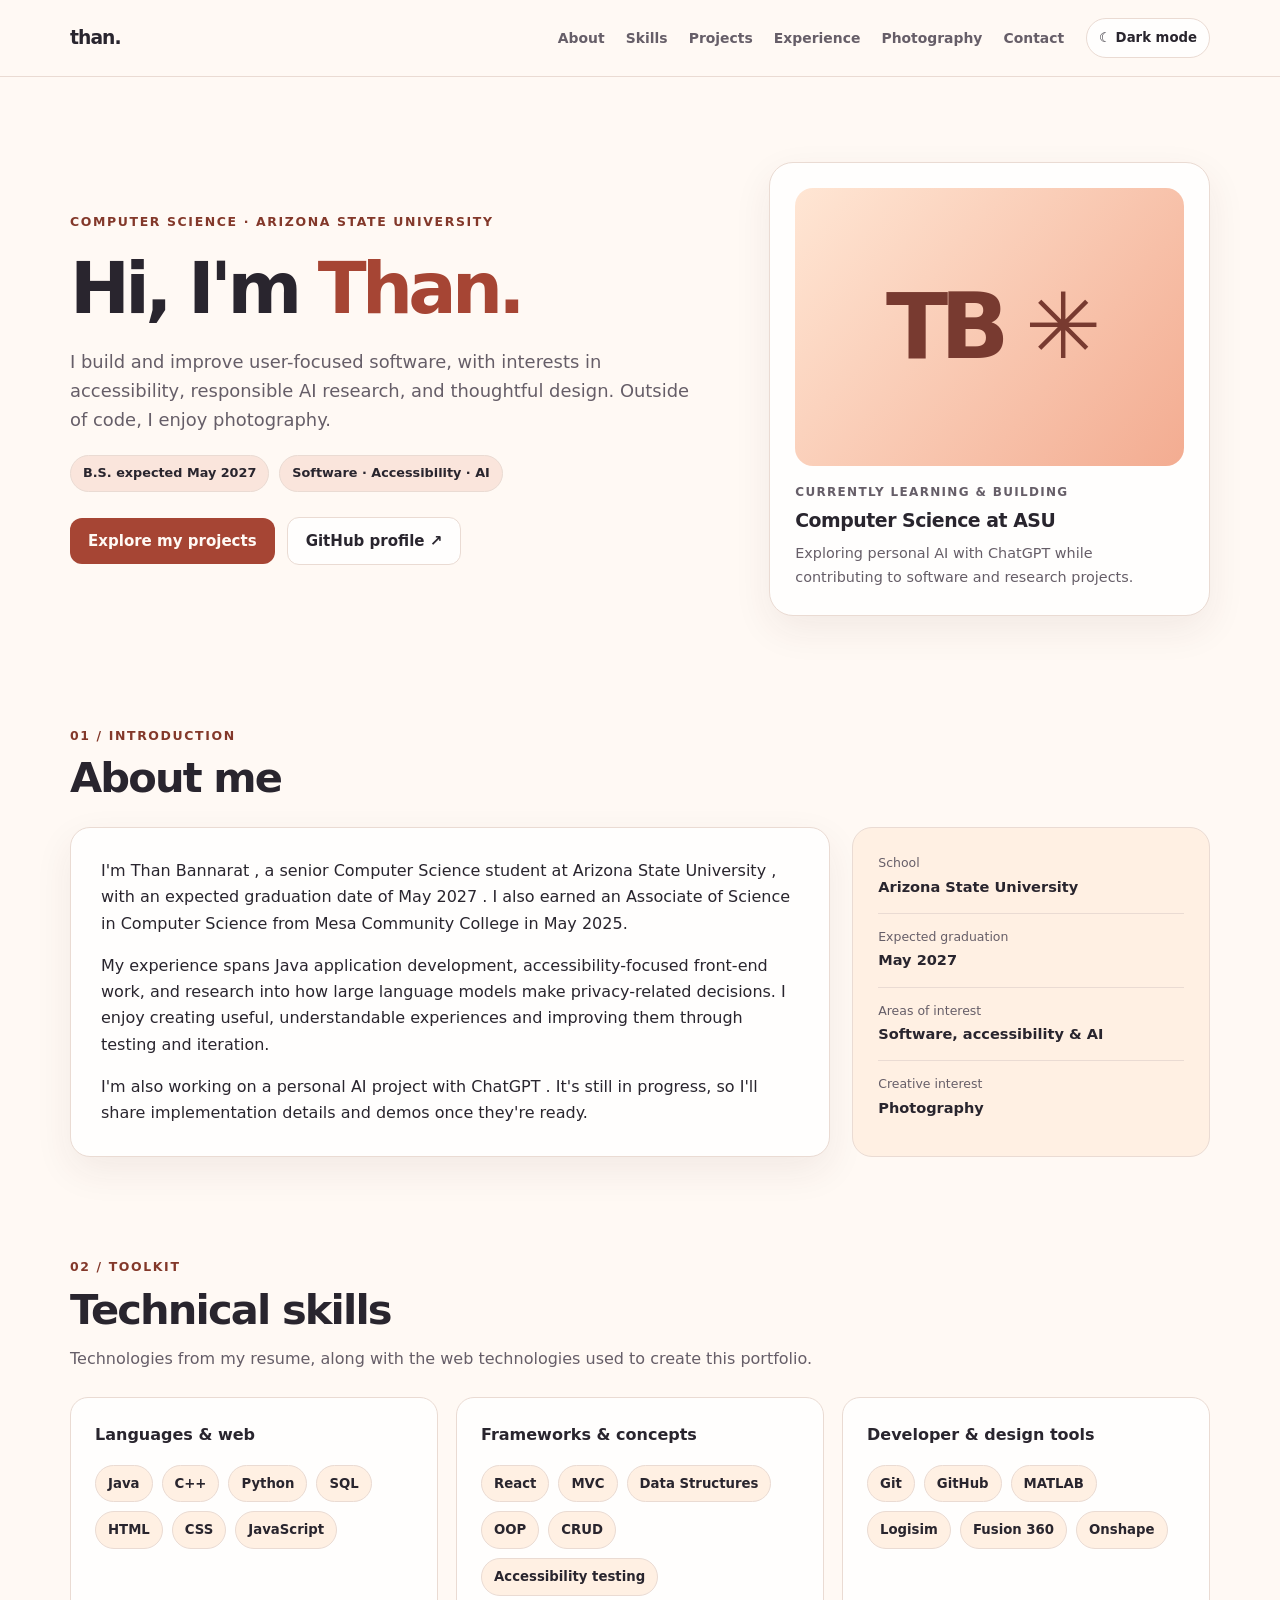
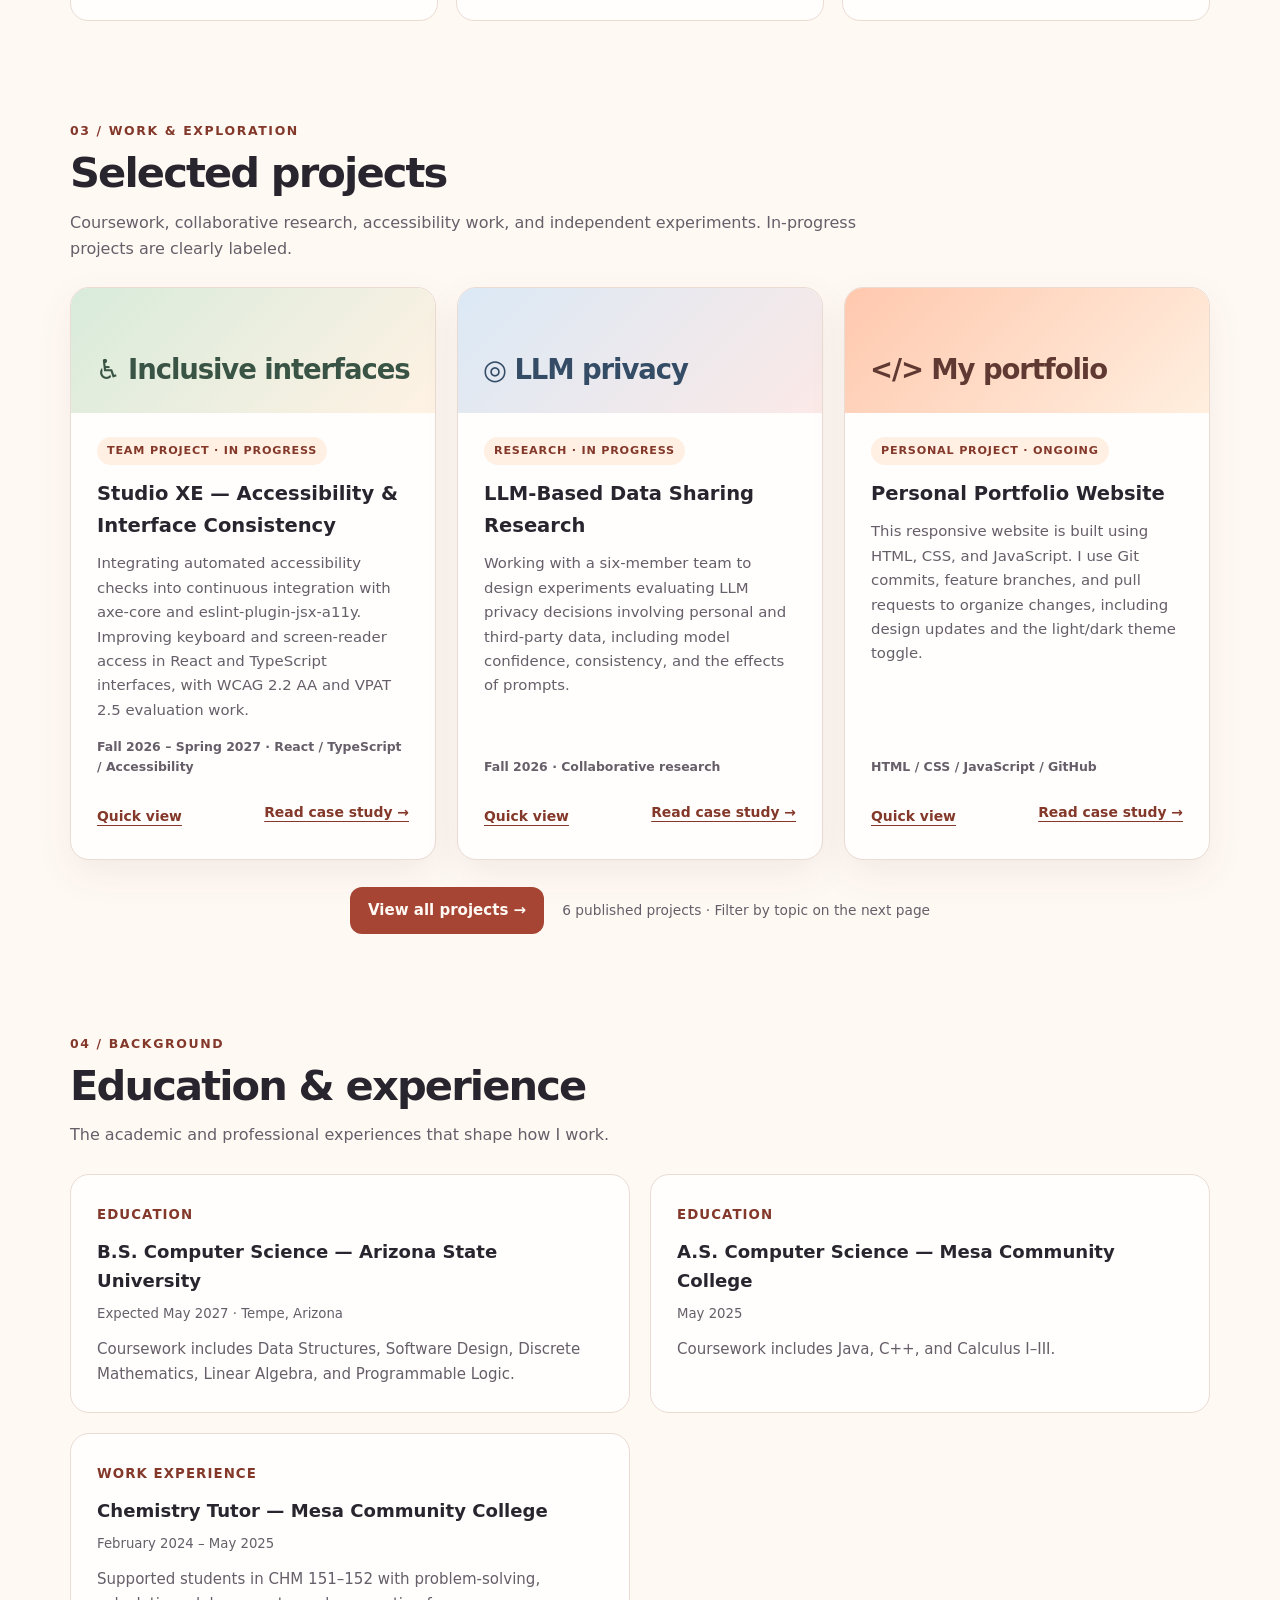
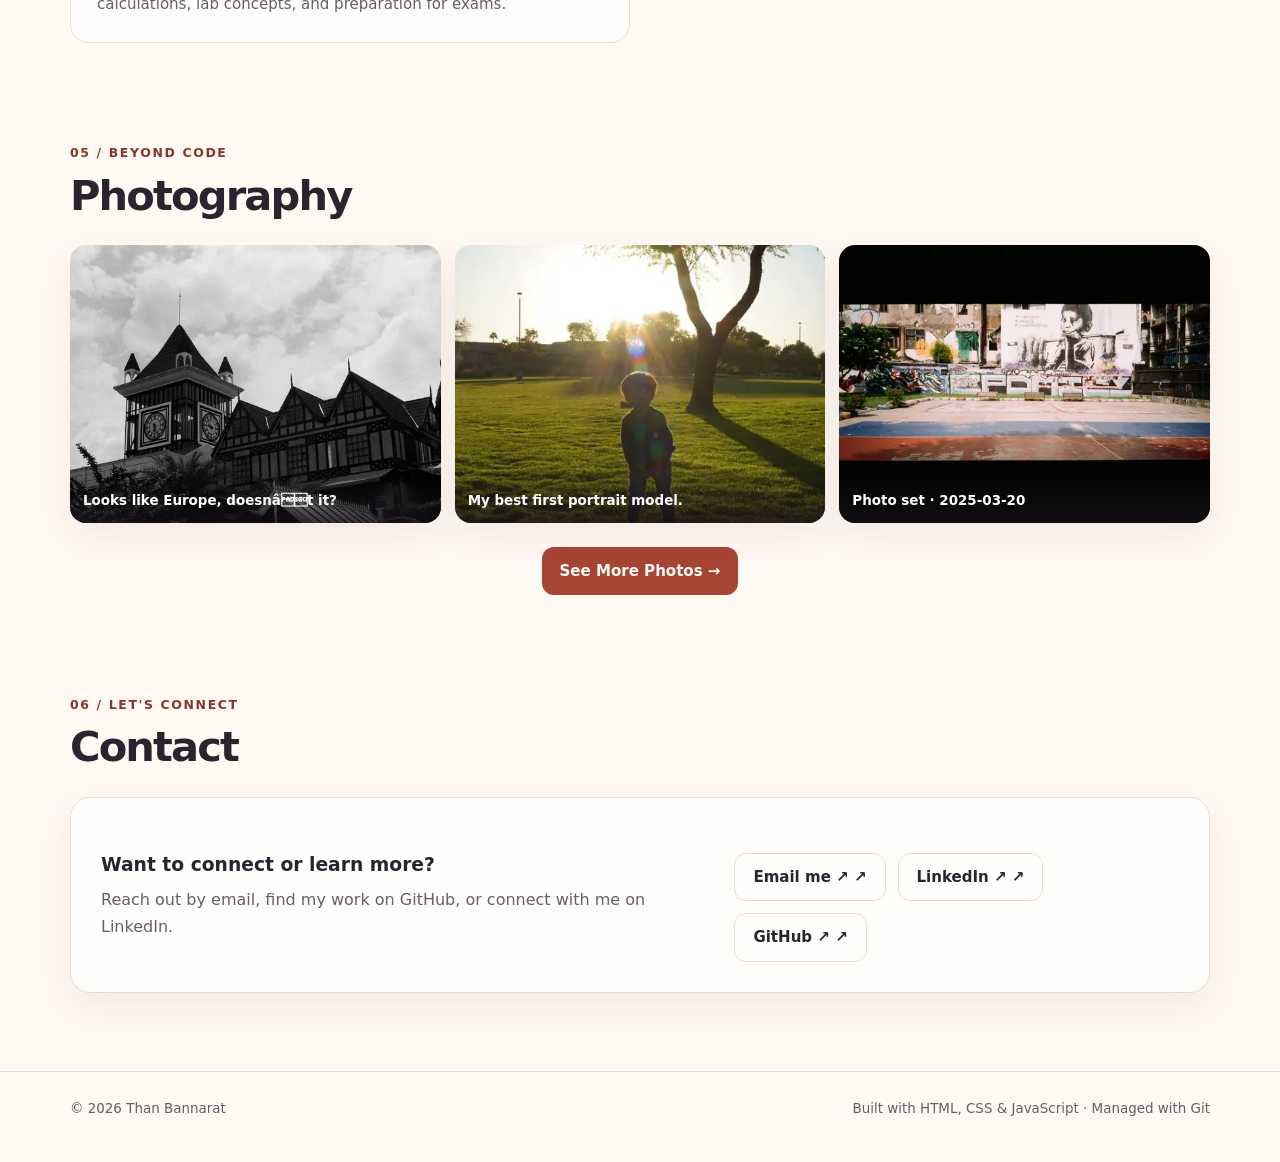
<file: index.html>
<!DOCTYPE html>
<html lang="en">
<head>
<meta name="description" content="Software engineering, accessibility, and research projects by Than Bannarat, Computer Science student at Arizona State University.">
<meta property="og:type" content="website">
<meta property="og:site_name" content="Than Bannarat">
<meta property="og:title" content="Than Bannarat — Computer Science Portfolio">
<meta property="og:description" content="Software engineering, accessibility, and research projects by Than Bannarat, Computer Science student at Arizona State University.">
<meta property="og:image" content="https://tbannaraasu.github.io/personal-portfolio/assets/social-preview.png">
<meta property="og:image:width" content="1200">
<meta property="og:image:height" content="630">
<meta name="twitter:card" content="summary_large_image">
<meta name="twitter:title" content="Than Bannarat — Computer Science Portfolio">
<meta name="twitter:description" content="Software engineering, accessibility, and research projects by Than Bannarat, Computer Science student at Arizona State University.">
<meta name="twitter:image" content="https://tbannaraasu.github.io/personal-portfolio/assets/social-preview.png">
<link rel="icon" href="assets/favicon.svg" type="image/svg+xml">
<link rel="icon" href="assets/favicon-32.png" sizes="32x32" type="image/png">
<link rel="apple-touch-icon" href="assets/apple-touch-icon.png">

  <meta charset="UTF-8">
  <meta name="viewport" content="width=device-width, initial-scale=1">
  
  <meta name="theme-color" content="#fff9f4">
  <title>Than Bannarat — Computer Science Portfolio</title>
  <link rel="stylesheet" href="portfolio-site.css">
  <link rel="stylesheet" href="projects.css">
  <link rel="stylesheet" href="assets/v15-site.css">
</head>
<body>
  <a href="#main" class="skip-link">Skip to content</a>
  <div class="topbar">
    <div class="shell nav-inner">
      <a class="brand" href="#home" aria-label="Than Bannarat, back to top">than<span>.</span></a>
      <nav id="main-nav" aria-label="Main navigation">
        <a href="photography.html">Photography ↗</a>
      </nav>
      <button id="nav-toggle" class="nav-toggle" type="button" aria-controls="main-nav" aria-expanded="false" aria-label="Toggle navigation">☰ Menu</button>
      <button class="theme-button" id="theme-toggle" type="button" aria-label="Switch to dark mode" aria-pressed="false">☾ Dark mode</button>
    </div>
  </div>

  <main id="main"><div class="shell section">Loading portfolio…</div></main>
  <dialog id="project-modal" class="project-dialog" aria-labelledby="project-dialog-title"><button id="project-close" class="dialog-close" type="button" aria-label="Close project details">✕ Close</button><div class="project-dialog-inner"><div id="project-modal-content"></div></div></dialog>

  <footer class="footer" id="site-footer"><div class="shell footer-inner"><span id="footer-left">© <span id="year">2026</span> Than Bannarat</span><span id="footer-right">Built with HTML, CSS &amp; JavaScript · Managed with Git</span></div></footer>
  <script src="data/portfolio-data.js"></script>
  <script src="data/gallery-data.js"></script>
  <script src="portfolio.js"></script>
  <script src="site-ui.js"></script>
  <script defer src="assets/v15-analytics-config.js"></script>
  <script defer src="assets/v15-site.js"></script>
</body>
</html>
</file>
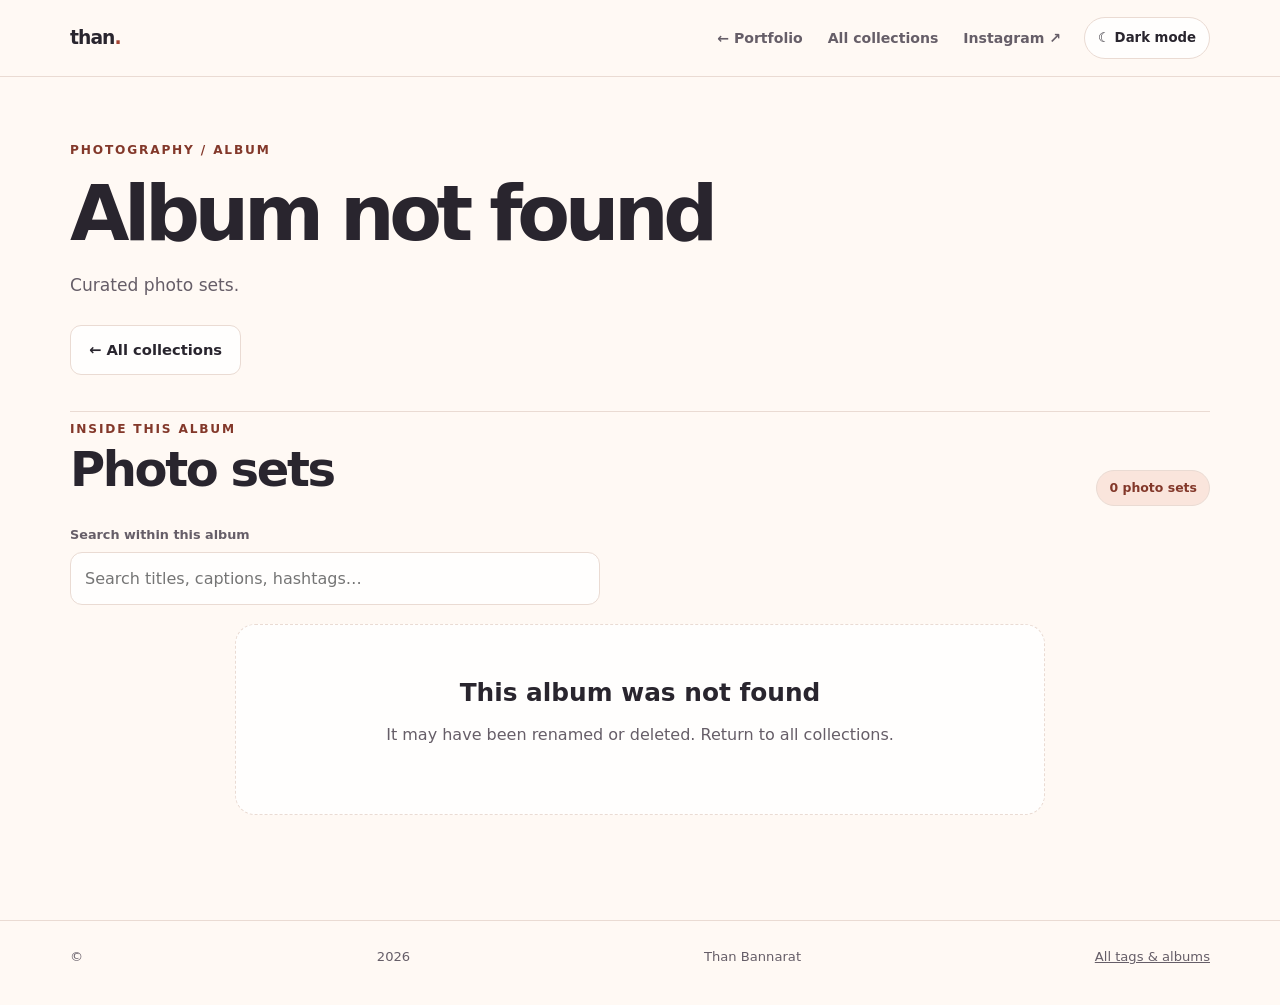
<file: album.html>
<!DOCTYPE html><html lang="en"><head>
<meta name="description" content="Explore curated photography albums by Than Bannarat.">
<meta property="og:type" content="website">
<meta property="og:site_name" content="Than Bannarat">
<meta property="og:title" content="Photography Albums — Than Bannarat">
<meta property="og:description" content="Explore curated photography albums by Than Bannarat.">
<meta property="og:image" content="https://tbannaraasu.github.io/personal-portfolio/assets/social-preview.png">
<meta property="og:image:width" content="1200">
<meta property="og:image:height" content="630">
<meta name="twitter:card" content="summary_large_image">
<meta name="twitter:title" content="Photography Albums — Than Bannarat">
<meta name="twitter:description" content="Explore curated photography albums by Than Bannarat.">
<meta name="twitter:image" content="https://tbannaraasu.github.io/personal-portfolio/assets/social-preview.png">
<link rel="icon" href="assets/favicon.svg" type="image/svg+xml">
<link rel="icon" href="assets/favicon-32.png" sizes="32x32" type="image/png">
<link rel="apple-touch-icon" href="assets/apple-touch-icon.png">
<meta charset="utf-8"><meta name="viewport" content="width=device-width,initial-scale=1"><title>Photo Album | Than Bannarat Photography</title><link rel="stylesheet" href="photography.css">  <link rel="stylesheet" href="assets/v15-site.css">
</head>
<body data-page="album"><a class="skip-link" href="#gallery">Skip to photographs</a><header class="topbar"><div class="shell nav-inner"><a class="brand" href="index.html">than<span>.</span></a><nav id="main-nav" aria-label="Photography navigation"><a href="index.html">← Portfolio</a><a href="photography.html">All collections</a><a href="https://www.instagram.com/foto_4th/" target="_blank" rel="noopener noreferrer">Instagram ↗</a></nav><button id="nav-toggle" class="nav-toggle" type="button" aria-controls="main-nav" aria-expanded="false" aria-label="Toggle navigation">☰ Menu</button><button id="theme-toggle" class="theme-button" type="button">☾ Dark mode</button></div></header>
<main><section class="shell detail-hero"><p class="eyebrow"><a href="photography.html">Photography</a> / Album</p><h1 id="detail-title">Album</h1><p id="detail-description" class="muted">Curated photo sets.</p><div class="actions"><a class="button secondary" href="photography.html">← All collections</a></div></section>
<section class="shell gallery-section" id="gallery"><div class="section-head"><div><p class="eyebrow">Inside this album</p><h2>Photo sets</h2></div><span id="gallery-count" class="small-pill">Loading…</span></div><div class="toolbar"><div class="search-wrap"><label for="search">Search within this album</label><input id="search" type="search" placeholder="Search titles, captions, hashtags…"></div></div><div id="gallery-content"></div></section></main>
<footer class="footer"><div class="shell footer-inner">© <span id="year"></span> Than Bannarat <a href="photography.html">All tags & albums</a></div></footer>
<dialog id="photo-dialog" class="viewer" aria-label="Photo viewer"><div class="viewer-bar"><div><strong id="viewer-title">Photo set</strong><small id="viewer-caption"></small></div><button id="viewer-close" type="button">✕ Close</button></div><div class="viewer-image-wrap"><img id="viewer-image" alt=""></div><div class="viewer-bottom"><button id="viewer-prev" type="button">← Previous</button><span id="viewer-count" role="status"></span><button id="viewer-next" type="button">Next →</button></div><p class="viewer-link"><a id="viewer-post-link" href="https://www.instagram.com/foto_4th/" target="_blank" rel="noopener noreferrer">View on Instagram ↗</a></p></dialog>
<script src="data/gallery-data.js"></script><script src="photography.js"></script><script src="site-ui.js"></script>  <script defer src="assets/v15-analytics-config.js"></script>
  <script defer src="assets/v15-site.js"></script>
</body></html>
</file>
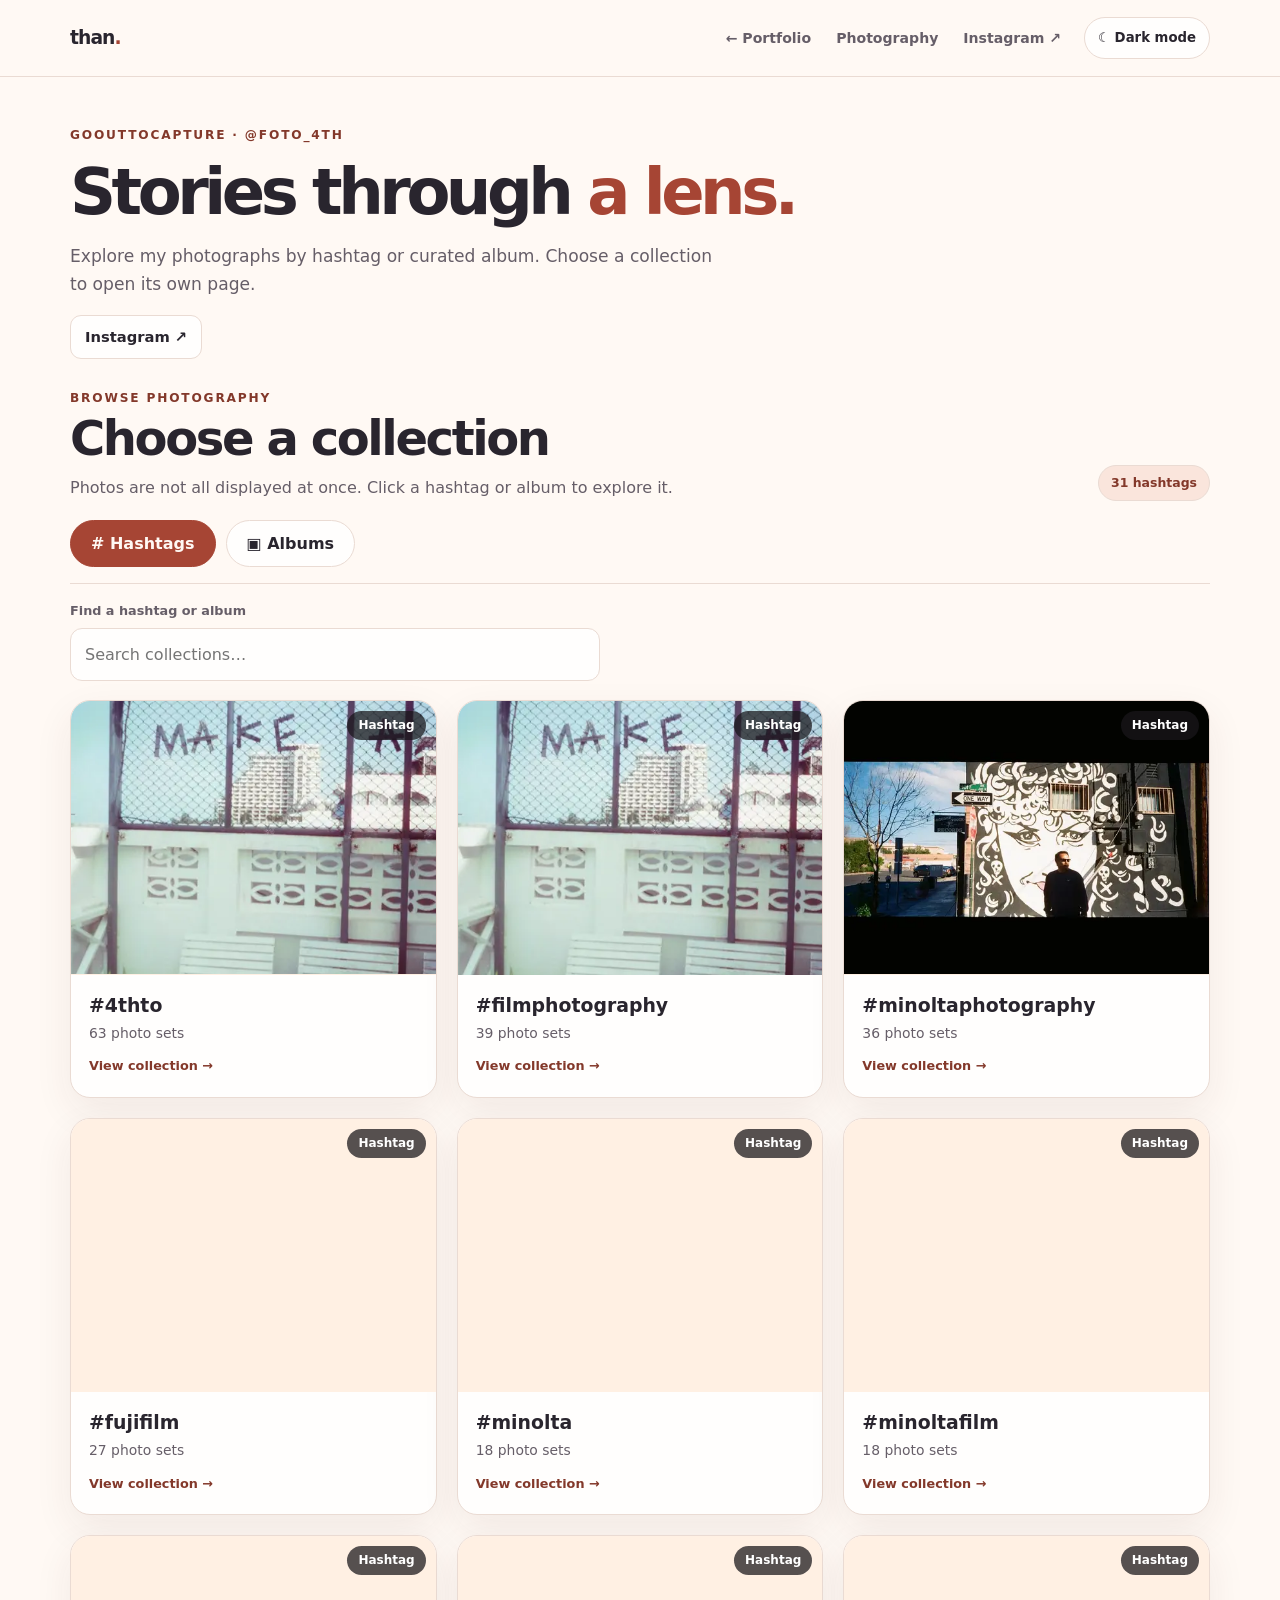
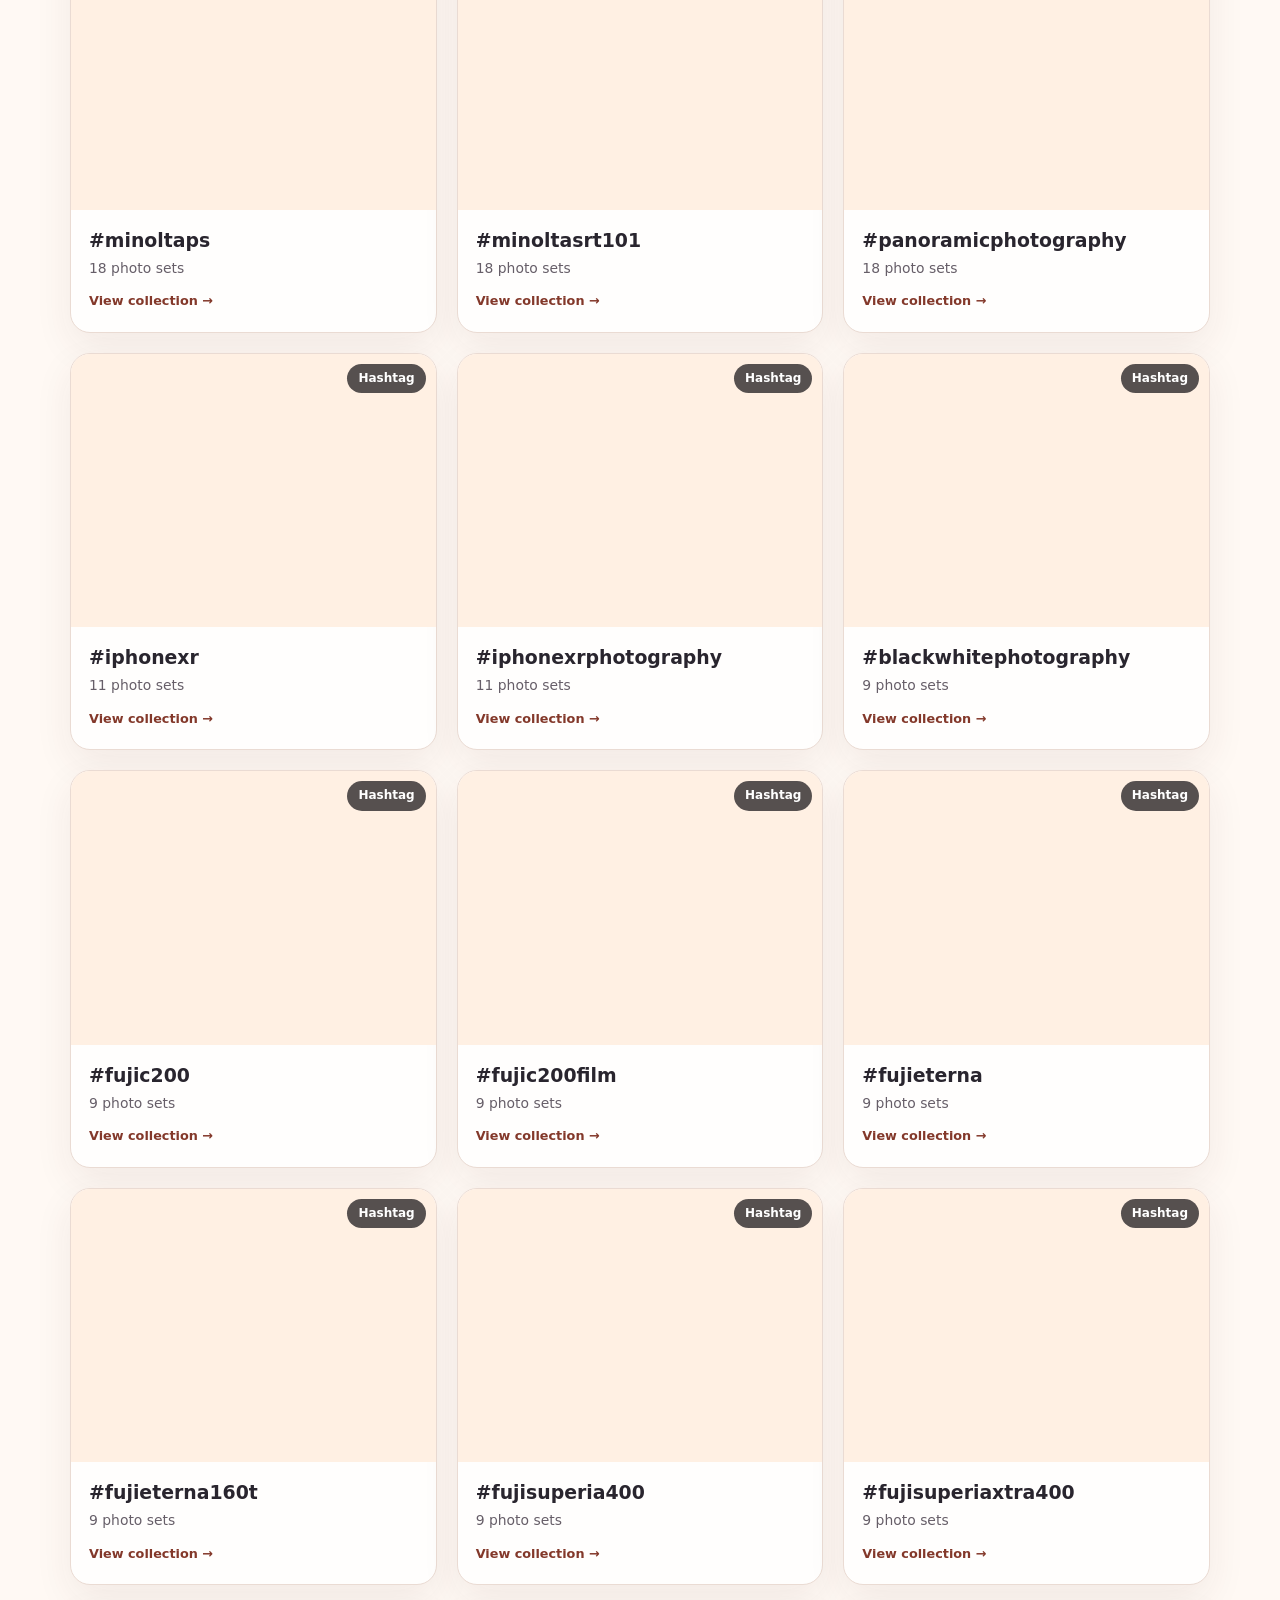
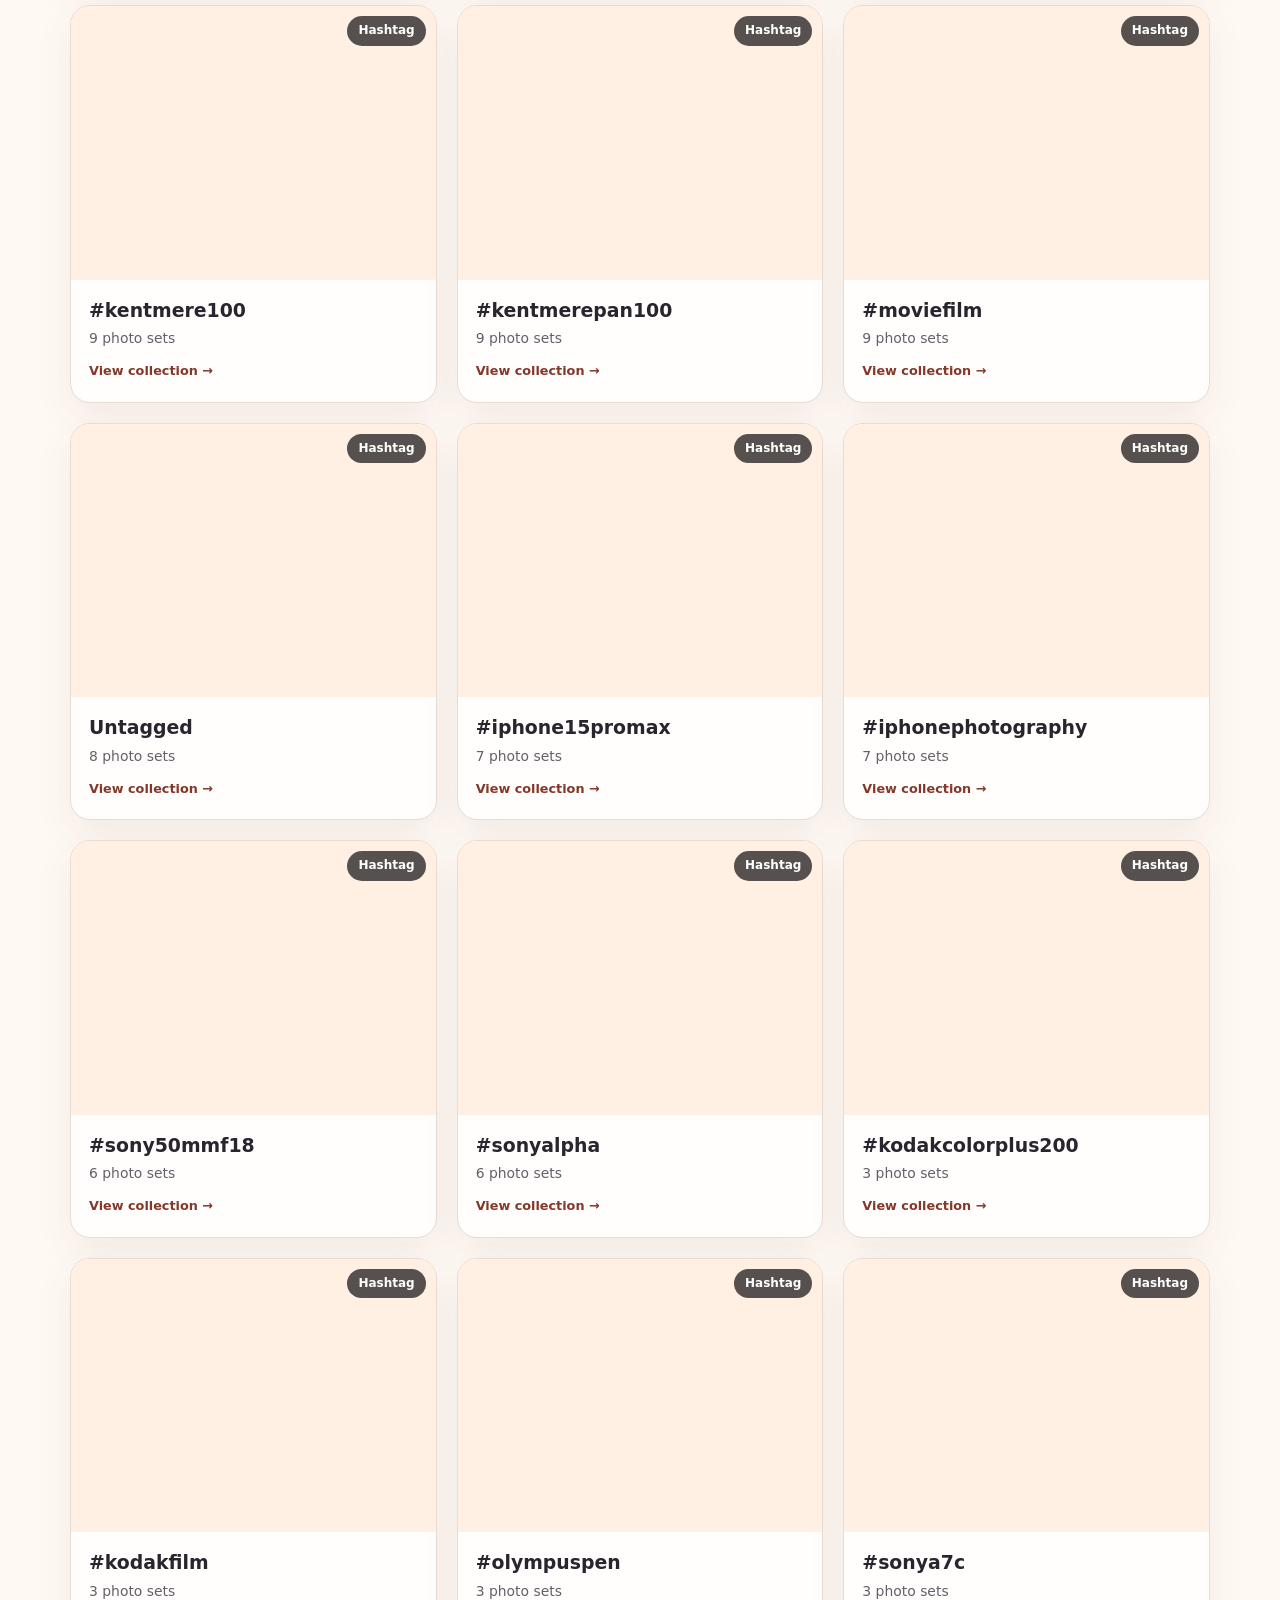
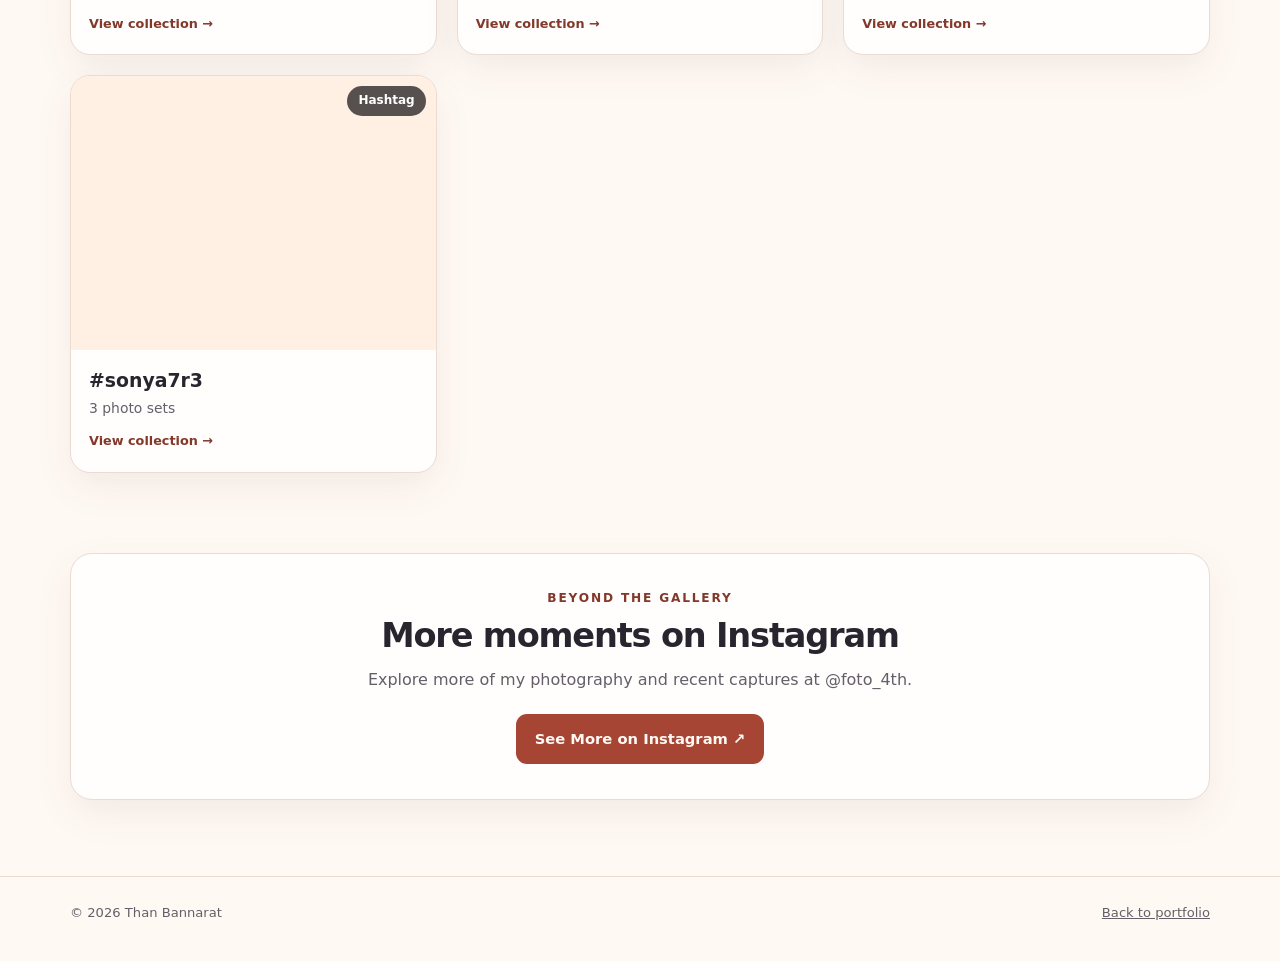
<file: photography.html>
<!DOCTYPE html>
<html lang="en">
<head>
<meta name="description" content="Photographs, film stories, albums, and hashtag collections by Than Bannarat.">
<meta property="og:type" content="website">
<meta property="og:site_name" content="Than Bannarat">
<meta property="og:title" content="Photography — Than Bannarat">
<meta property="og:description" content="Photographs, film stories, albums, and hashtag collections by Than Bannarat.">
<meta property="og:image" content="https://tbannaraasu.github.io/personal-portfolio/assets/social-preview.png">
<meta property="og:image:width" content="1200">
<meta property="og:image:height" content="630">
<meta name="twitter:card" content="summary_large_image">
<meta name="twitter:title" content="Photography — Than Bannarat">
<meta name="twitter:description" content="Photographs, film stories, albums, and hashtag collections by Than Bannarat.">
<meta name="twitter:image" content="https://tbannaraasu.github.io/personal-portfolio/assets/social-preview.png">
<link rel="icon" href="assets/favicon.svg" type="image/svg+xml">
<link rel="icon" href="assets/favicon-32.png" sizes="32x32" type="image/png">
<link rel="apple-touch-icon" href="assets/apple-touch-icon.png">
<link rel="canonical" href="https://tbannaraasu.github.io/personal-portfolio/photography.html">
<meta property="og:url" content="https://tbannaraasu.github.io/personal-portfolio/photography.html">

<meta charset="utf-8"><meta name="viewport" content="width=device-width,initial-scale=1">

<title>Photography Collections | Than Bannarat</title><link rel="stylesheet" href="photography.css">
  <link rel="stylesheet" href="assets/v15-site.css">
</head>
<body data-page="home">
<a class="skip-link" href="#gallery">Skip to photography collections</a>
<header class="topbar"><div class="shell nav-inner">
<a class="brand" href="index.html">than<span>.</span></a>
<nav id="main-nav" aria-label="Photography navigation"><a href="index.html">← Portfolio</a><a href="photography.html" aria-current="page">Photography</a><a href="https://www.instagram.com/foto_4th/" target="_blank" rel="noopener noreferrer">Instagram ↗</a></nav>
<button id="nav-toggle" class="nav-toggle" type="button" aria-controls="main-nav" aria-expanded="false" aria-label="Toggle navigation">☰ Menu</button><button id="theme-toggle" class="theme-button" type="button" aria-pressed="false">☾ Dark mode</button></div></header>
<main><div class="shell compact-hero"><p class="eyebrow">GoOutToCapture · @foto_4th</p><h1>Stories through <em>a lens.</em></h1><p>Explore my photographs by hashtag or curated album. Choose a collection to open its own page.</p><div class="actions"><a class="button secondary" href="https://www.instagram.com/foto_4th/" target="_blank" rel="noopener noreferrer">Instagram ↗</a></div></div>
<section class="shell gallery-section" id="gallery"><div class="section-head"><div><p class="eyebrow">Browse photography</p><h2>Choose a collection</h2><p class="muted">Photos are not all displayed at once. Click a hashtag or album to explore it.</p></div><span id="gallery-count" class="small-pill">Loading…</span></div>
<div class="collection-tabs" role="tablist" aria-label="Browse by"><button type="button" id="tabs-tags" class="tab active" aria-selected="true" role="tab"># Hashtags</button><button type="button" id="tabs-albums" class="tab" aria-selected="false" role="tab">▣ Albums</button></div>
<div class="toolbar"><div class="search-wrap"><label for="search">Find a hashtag or album</label><input id="search" type="search" placeholder="Search collections…" autocomplete="off"></div></div>
<div id="gallery-content" aria-live="polite"></div>
</section>
<section class="shell instagram-endcap" id="instagram-after-gallery" aria-labelledby="instagram-endcap-title">
  <div class="instagram-endcap-inner">
    <p class="eyebrow">Beyond the gallery</p>
    <h2 id="instagram-endcap-title">More moments on Instagram</h2>
    <p>Explore more of my photography and recent captures at @foto_4th.</p>
    <a class="button instagram-endcap-button" href="https://www.instagram.com/foto_4th/" target="_blank" rel="noopener noreferrer" aria-label="See more photos on Instagram, @foto_4th (opens in a new tab)">
      See More on Instagram ↗
    </a>
  </div>
</section>
</main>
<footer class="footer"><div class="shell footer-inner"><span>© <span id="year">2026</span> Than Bannarat</span><a href="index.html">Back to portfolio</a></div></footer>
<script src="data/gallery-data.js"></script><script src="photography.js"></script><script src="site-ui.js"></script>  <script defer src="assets/v15-analytics-config.js"></script>
  <script defer src="assets/v15-site.js"></script>
</body></html>
</file>
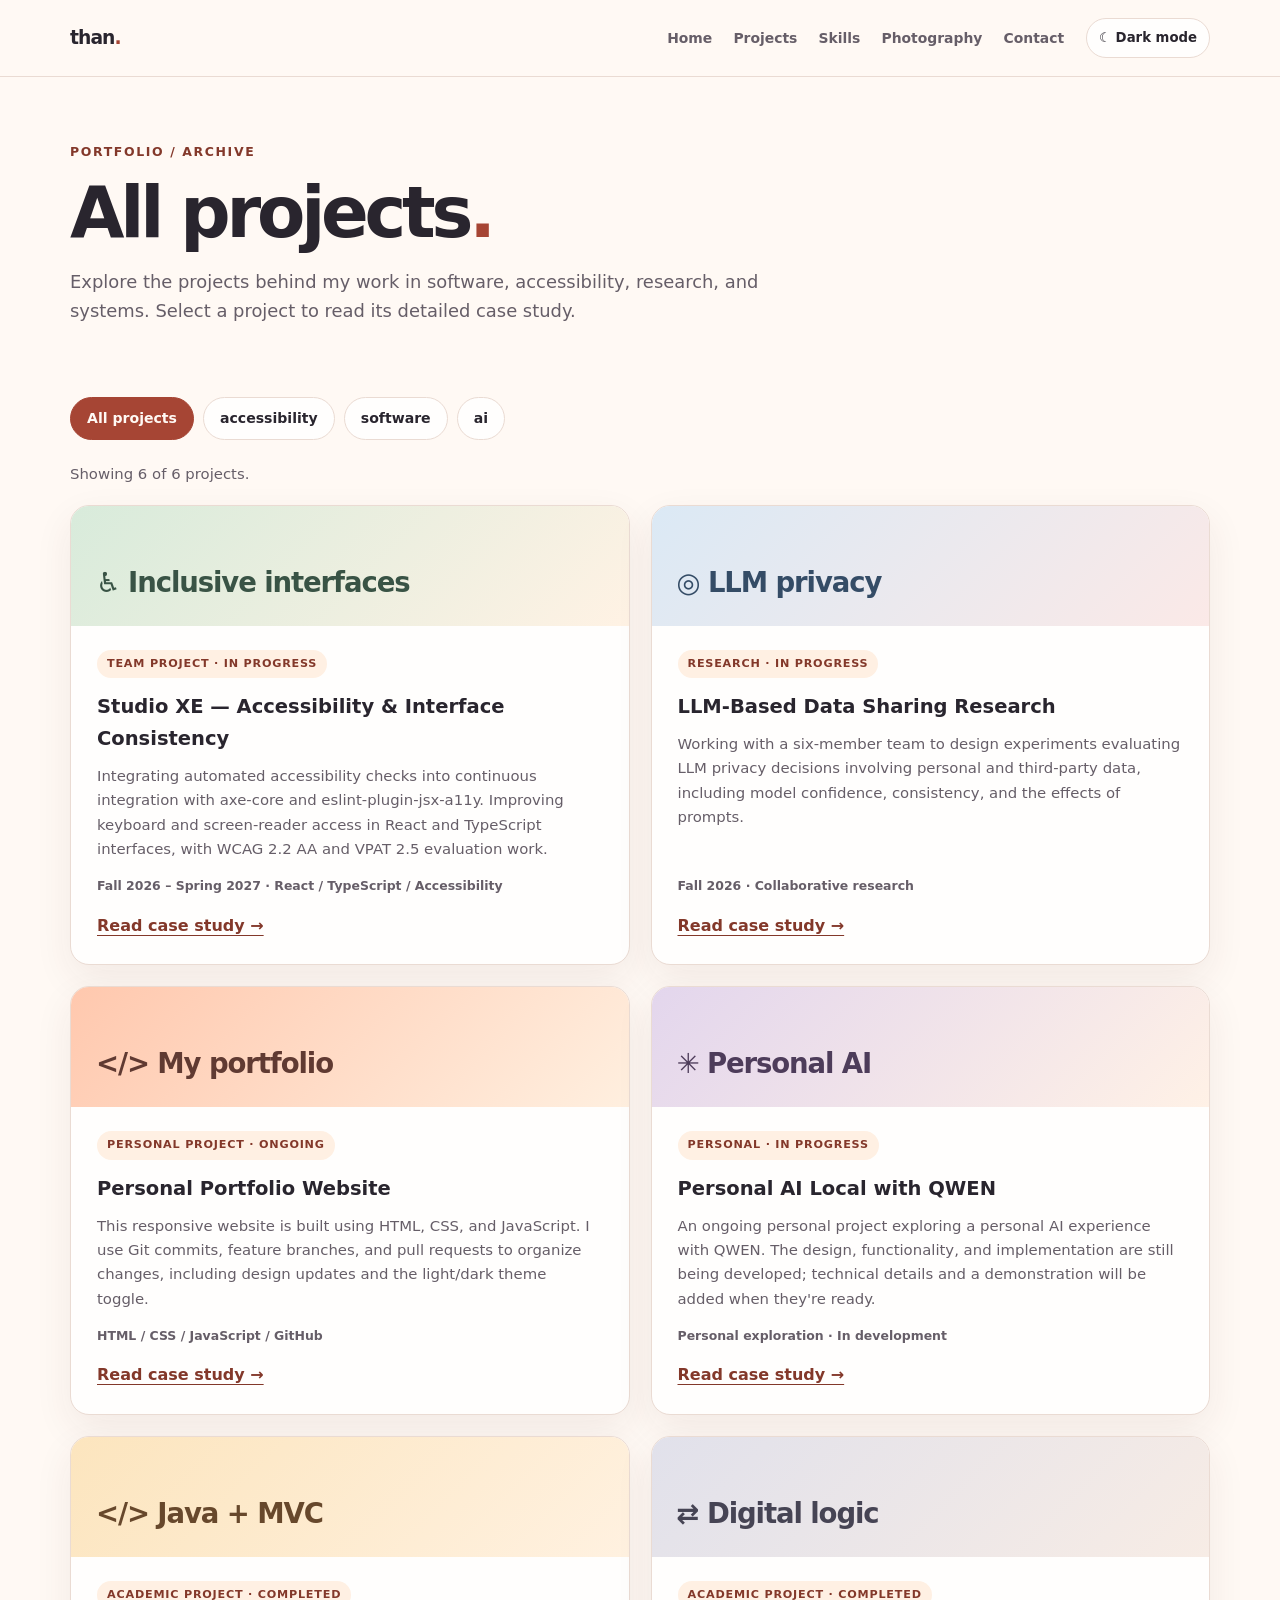
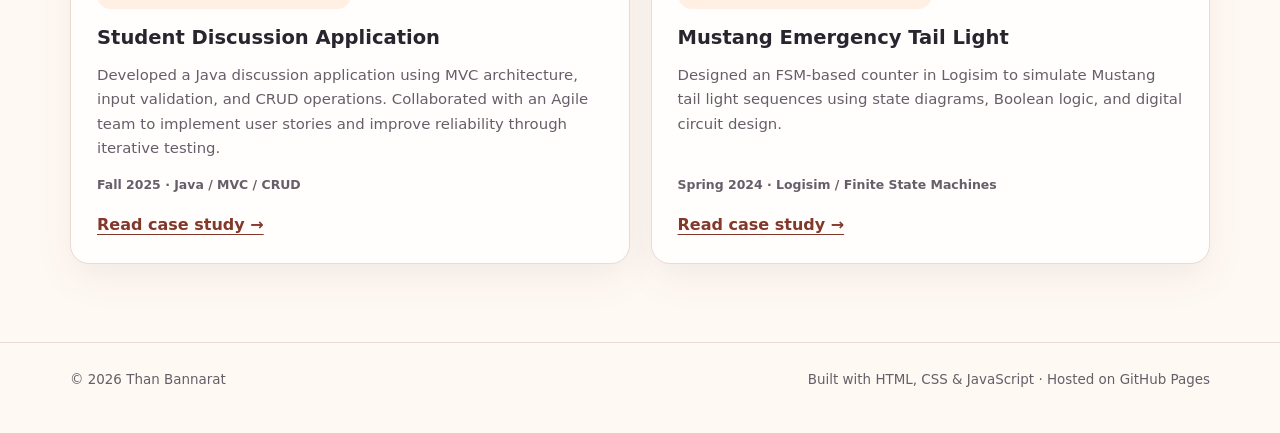
<file: projects.html>
<!doctype html>
<html lang="en">
<head>
<meta name="description" content="Explore software engineering, accessibility, research, and web projects by Than Bannarat.">
<meta property="og:type" content="website">
<meta property="og:site_name" content="Than Bannarat">
<meta property="og:title" content="Projects — Than Bannarat">
<meta property="og:description" content="Explore software engineering, accessibility, research, and web projects by Than Bannarat.">
<meta property="og:image" content="https://tbannaraasu.github.io/personal-portfolio/assets/social-preview.png">
<meta property="og:image:width" content="1200">
<meta property="og:image:height" content="630">
<meta name="twitter:card" content="summary_large_image">
<meta name="twitter:title" content="Projects — Than Bannarat">
<meta name="twitter:description" content="Explore software engineering, accessibility, research, and web projects by Than Bannarat.">
<meta name="twitter:image" content="https://tbannaraasu.github.io/personal-portfolio/assets/social-preview.png">
<link rel="icon" href="assets/favicon.svg" type="image/svg+xml">
<link rel="icon" href="assets/favicon-32.png" sizes="32x32" type="image/png">
<link rel="apple-touch-icon" href="assets/apple-touch-icon.png">
<link rel="canonical" href="https://tbannaraasu.github.io/personal-portfolio/projects.html">
<meta property="og:url" content="https://tbannaraasu.github.io/personal-portfolio/projects.html">

  <meta charset="UTF-8">
  <meta name="viewport" content="width=device-width, initial-scale=1">
  <meta name="theme-color" content="#fff9f4">
  
  <title>All Projects — Than Bannarat</title>
  <link rel="stylesheet" href="portfolio-site.css">
  <link rel="stylesheet" href="projects.css">
  <link rel="stylesheet" href="assets/v15-site.css">
</head>
<body>
  <a class="skip-link" href="#main">Skip to content</a>
  <div class="topbar"><div class="shell nav-inner">
    <a class="brand" href="index.html" aria-label="Than Bannarat, homepage">than<span>.</span></a>
    <nav id="main-nav" aria-label="Main navigation">
      <a href="index.html">Home</a>
      <a href="projects.html" aria-current="page">Projects</a>
      <a href="index.html#skills">Skills</a>
      <a href="photography.html">Photography</a>
      <a href="index.html#contact">Contact</a>
    </nav>
    <button id="nav-toggle" class="nav-toggle" type="button" aria-controls="main-nav" aria-expanded="false" aria-label="Toggle navigation">☰ Menu</button>
      <button class="theme-button" id="theme-toggle" type="button" aria-label="Switch to dark mode" aria-pressed="false">☾ Dark mode</button>
  </div></div>
  <main id="main" data-page="projects">
    <section class="shell projects-page-hero">
      <div class="eyebrow">Portfolio / Archive</div>
      <h1>All projects<span style="color:var(--accent)">.</span></h1>
      <p class="lead">Explore the projects behind my work in software, accessibility, research, and systems. Select a project to read its detailed case study.</p>
    </section>
    <section class="shell section" aria-label="Project archive">
      <div id="projects-filters" class="filters" role="group" aria-label="Filter projects"></div>
      <p id="projects-status" class="archive-stats" role="status" aria-live="polite">Loading projects…</p>
      <div id="projects-list" class="projects-grid archive-grid"></div>
    </section>
  </main>
  <footer class="footer"><div class="shell footer-inner">
    <span>© <span id="year">2026</span> Than Bannarat</span>
    <span>Built with HTML, CSS &amp; JavaScript · Hosted on GitHub Pages</span>
  </div></footer>
  <script src="data/portfolio-data.js"></script>
  <script src="projects-pages.js"></script>
<script src="site-ui.js"></script>  <script defer src="assets/v15-analytics-config.js"></script>
  <script defer src="assets/v15-site.js"></script>
</body>
</html>
</file>
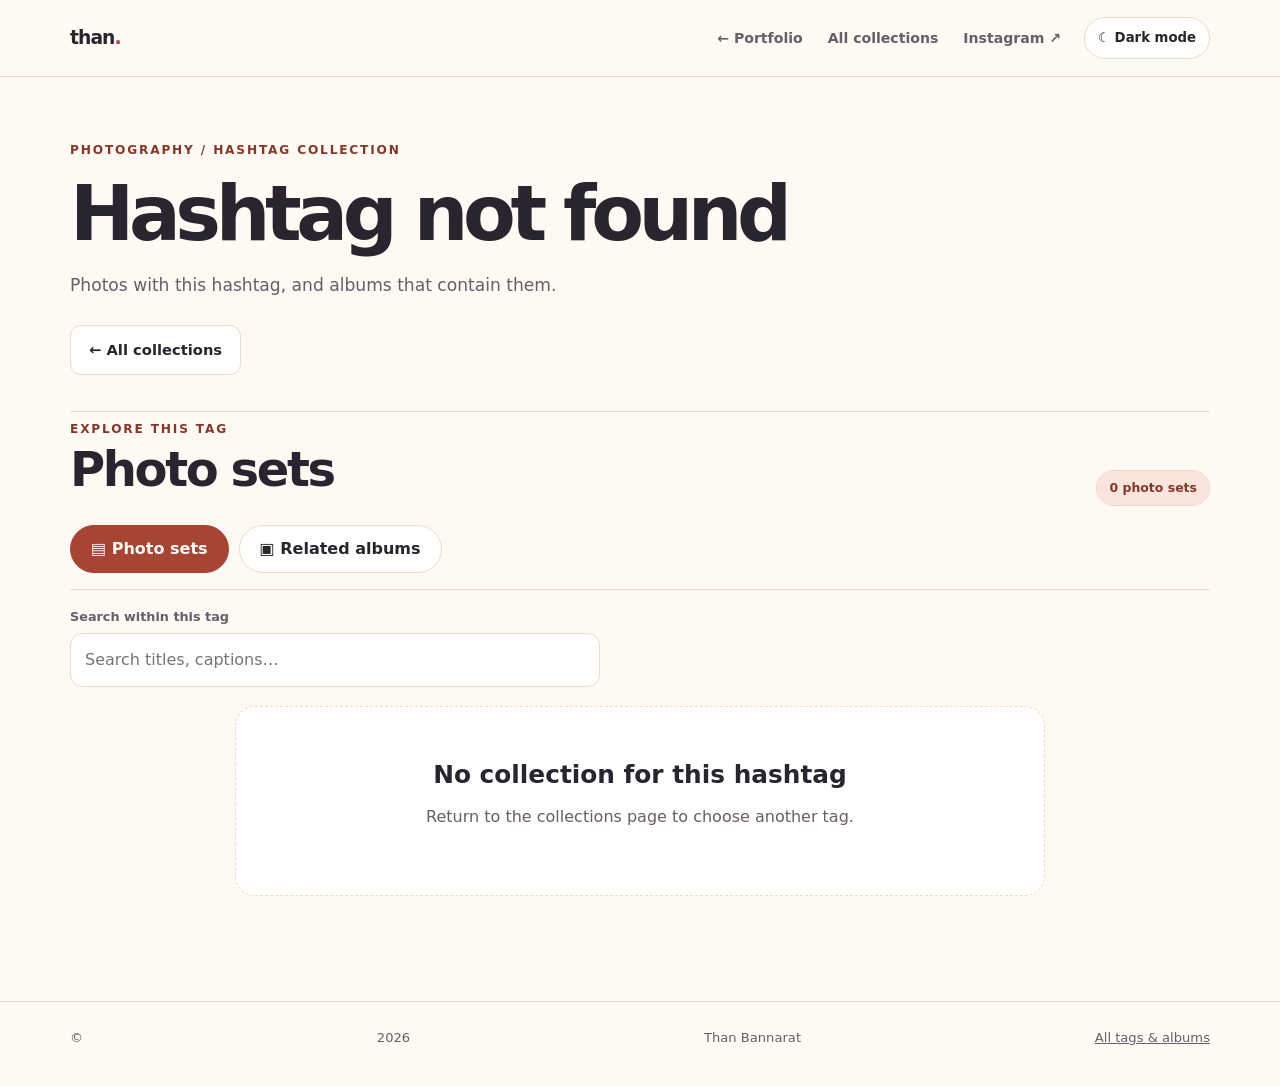
<file: tag.html>
<!DOCTYPE html><html lang="en"><head>
<meta name="description" content="Browse photography by hashtag and explore related albums by Than Bannarat.">
<meta property="og:type" content="website">
<meta property="og:site_name" content="Than Bannarat">
<meta property="og:title" content="Photography Tags — Than Bannarat">
<meta property="og:description" content="Browse photography by hashtag and explore related albums by Than Bannarat.">
<meta property="og:image" content="https://tbannaraasu.github.io/personal-portfolio/assets/social-preview.png">
<meta property="og:image:width" content="1200">
<meta property="og:image:height" content="630">
<meta name="twitter:card" content="summary_large_image">
<meta name="twitter:title" content="Photography Tags — Than Bannarat">
<meta name="twitter:description" content="Browse photography by hashtag and explore related albums by Than Bannarat.">
<meta name="twitter:image" content="https://tbannaraasu.github.io/personal-portfolio/assets/social-preview.png">
<link rel="icon" href="assets/favicon.svg" type="image/svg+xml">
<link rel="icon" href="assets/favicon-32.png" sizes="32x32" type="image/png">
<link rel="apple-touch-icon" href="assets/apple-touch-icon.png">
<meta charset="utf-8"><meta name="viewport" content="width=device-width,initial-scale=1"><title>Hashtag | Than Bannarat Photography</title><link rel="stylesheet" href="photography.css">  <link rel="stylesheet" href="assets/v15-site.css">
</head>
<body data-page="tag"><a class="skip-link" href="#gallery">Skip to photographs</a><header class="topbar"><div class="shell nav-inner"><a class="brand" href="index.html">than<span>.</span></a><nav id="main-nav" aria-label="Photography navigation"><a href="index.html">← Portfolio</a><a href="photography.html">All collections</a><a href="https://www.instagram.com/foto_4th/" target="_blank" rel="noopener noreferrer">Instagram ↗</a></nav><button id="nav-toggle" class="nav-toggle" type="button" aria-controls="main-nav" aria-expanded="false" aria-label="Toggle navigation">☰ Menu</button><button id="theme-toggle" class="theme-button" type="button">☾ Dark mode</button></div></header>
<main><section class="shell detail-hero"><p class="eyebrow"><a href="photography.html">Photography</a> / Hashtag collection</p><h1 id="detail-title">Hashtag</h1><p id="detail-description" class="muted">Photos with this hashtag, and albums that contain them.</p><div class="actions"><a class="button secondary" href="photography.html">← All collections</a></div></section>
<section class="shell gallery-section" id="gallery"><div class="section-head"><div><p class="eyebrow">Explore this tag</p><h2 id="section-title">Photo sets</h2></div><span class="small-pill" id="gallery-count">Loading…</span></div>
<div class="collection-tabs" role="tablist" aria-label="View tag contents"><button id="tabs-sets" type="button" class="tab active" role="tab" aria-selected="true">▤ Photo sets</button><button id="tabs-albums" type="button" class="tab" role="tab" aria-selected="false">▣ Related albums</button></div>
<div class="toolbar"><div class="search-wrap"><label for="search">Search within this tag</label><input id="search" type="search" placeholder="Search titles, captions…"></div></div>
<div id="gallery-content"></div></section></main>
<footer class="footer"><div class="shell footer-inner">© <span id="year"></span> Than Bannarat <a href="photography.html">All tags & albums</a></div></footer>
<dialog id="photo-dialog" class="viewer" aria-label="Photo viewer"><div class="viewer-bar"><div><strong id="viewer-title">Photo set</strong><small id="viewer-caption"></small></div><button id="viewer-close" type="button">✕ Close</button></div><div class="viewer-image-wrap"><img id="viewer-image" alt=""></div><div class="viewer-bottom"><button id="viewer-prev" type="button">← Previous</button><span id="viewer-count" role="status"></span><button id="viewer-next" type="button">Next →</button></div><p class="viewer-link"><a id="viewer-post-link" href="https://www.instagram.com/foto_4th/" target="_blank" rel="noopener noreferrer">View on Instagram ↗</a></p></dialog>
<script src="data/gallery-data.js"></script><script src="photography.js"></script><script src="site-ui.js"></script>  <script defer src="assets/v15-analytics-config.js"></script>
  <script defer src="assets/v15-site.js"></script>
</body></html>
</file>
<file: portfolio-site.css>
:root {
    color-scheme: light;
    --background: #fff9f4;
    --surface: #fffefd;
    --surface-alt: #fff0e3;
    --text: #29252e;
    --muted: #665e68;
    --accent: #a64534;
    --accent-dark: #83382a;
    --line: #eadbd3;
    --shadow: 0 14px 38px rgba(74, 44, 40, .075);
    --hero-light: #ffe8d8;
    --badge-bg: #fae5dc;
  }
  :root[data-theme="dark"] {
    color-scheme: dark;
    --background: #1d1a23;
    --surface: #282530;
    --surface-alt: #362b30;
    --text: #fbf0e9;
    --muted: #c9bbb8;
    --accent: #ffb599;
    --accent-dark: #ffd2bd;
    --line: #4a4149;
    --shadow: 0 14px 38px rgba(0, 0, 0, .24);
    --hero-light: #392c32;
    --badge-bg: #3d3033;
  }
  * { box-sizing: border-box; }
  html { scroll-behavior: smooth; }
  body { margin: 0; background: var(--background); color: var(--text); font: 16px/1.64 system-ui, -apple-system, BlinkMacSystemFont, "Segoe UI", sans-serif; }
  a { color: inherit; }
  button { font: inherit; }
  a:focus-visible, button:focus-visible { outline: 3px solid var(--accent); outline-offset: 4px; }
  [hidden] { display: none !important; }
  .skip-link { position: absolute; top: -100px; left: 18px; z-index: 100; padding: 10px 15px; background: var(--surface); color: var(--text); }
  .skip-link:focus { top: 12px; }
  .shell { width: min(100% - 48px, 1140px); margin-inline: auto; }
  .topbar { position: sticky; top: 0; z-index: 20; background: var(--background); border-bottom: 1px solid var(--line); }
  .nav-inner { min-height: 76px; display: flex; align-items: center; gap: 22px; }
  .brand { font-weight: 850; font-size: 1.17rem; text-decoration: none; letter-spacing: -.05em; white-space: nowrap; margin-right: auto; }
  .brand span { color: var(--accent); }
  nav { display: flex; gap: clamp(9px, 1.65vw, 22px); align-items: center; }
  nav a { text-decoration: none; color: var(--muted); font-weight: 650; font-size: .87rem; white-space: nowrap; }
  nav a:hover { color: var(--accent); }
  .theme-button { cursor: pointer; background: var(--surface); border: 1px solid var(--line); border-radius: 100px; padding: 8px 12px; color: var(--text); font-weight: 750; font-size: .83rem; white-space: nowrap; }
  .theme-button:hover { background: var(--surface-alt); }
  .hero { padding: 85px 0 68px; display: grid; grid-template-columns: 1.18fr .82fr; gap: 65px; align-items: center; }
  .eyebrow { color: var(--accent-dark); font-size: .78rem; text-transform: uppercase; letter-spacing: .13em; font-weight: 850; }
  h1, h2, h3, p { margin-top: 0; }
  h1 { font-size: clamp(2.8rem, 5.6vw, 5rem); line-height: 1.075; letter-spacing: -.065em; margin: 17px 0 20px; }
  h1 em { font-style: normal; color: var(--accent); }
  .lead { max-width: 640px; font-size: 1.12rem; color: var(--muted); }
  .actions { display: flex; flex-wrap: wrap; align-items: center; gap: 12px; margin-top: 25px; }
  .button { display: inline-flex; align-items: center; justify-content: center; gap: 8px; padding: 11px 18px; border-radius: 12px; text-decoration: none; font-size: .94rem; font-weight: 750; transition: transform .15s ease; }
  .button:hover { transform: translateY(-2px); }
  .button-primary { background: var(--accent); color: var(--background); }
  .button-secondary { background: var(--surface); border: 1px solid var(--line); }
  .hero-card { padding: 25px; border: 1px solid var(--line); border-radius: 24px; background: var(--surface); box-shadow: var(--shadow); }
  .profile-art { background: linear-gradient(130deg, #ffe6d4, #f3ac91); color: #783a30; border-radius: 18px; aspect-ratio: 1.4; display: grid; place-items: center; font-size: clamp(3.4rem, 9vw, 5.7rem); letter-spacing: -.09em; font-weight: 850; }
  .hero-card .card-label { margin: 17px 0 3px; color: var(--muted); font-size: .75rem; text-transform: uppercase; letter-spacing: .11em; font-weight: 850; }
  .hero-card h2 { font-size: 1.18rem; letter-spacing: -.025em; margin: 0 0 6px; }
  .hero-card p:last-child { color: var(--muted); font-size: .9rem; margin: 0; }
  .mini-row { display: flex; flex-wrap: wrap; gap: 10px; margin-top: 20px; }
  .mini-pill { padding: 7px 12px; background: var(--badge-bg); border: 1px solid var(--line); border-radius: 99px; font-size: .8rem; font-weight: 750; }
  .section { scroll-margin-top: 110px; padding: 42px 0 58px; }
  .section-head { max-width: 800px; margin-bottom: 25px; }
  .section h2 { font-size: clamp(2rem, 4vw, 2.6rem); letter-spacing: -.045em; line-height: 1.16; margin: 8px 0 12px; }
  .section-description { color: var(--muted); }
  .panel { background: var(--surface); border: 1px solid var(--line); border-radius: 20px; padding: 30px; box-shadow: var(--shadow); }
  .panel p:last-child { margin-bottom: 0; }
  .about-grid { display: grid; grid-template-columns: 1.36fr .64fr; gap: 22px; }
  .quick-facts { padding: 25px; border-radius: 20px; background: var(--surface-alt); border: 1px solid var(--line); }
  .fact { padding-bottom: 13px; margin-bottom: 13px; border-bottom: 1px solid var(--line); }
  .fact:last-child { border: 0; padding: 0; margin: 0; }
  .fact small { display: block; color: var(--muted); font-size: .78rem; }
  .fact strong { font-size: .91rem; }
  .skill-grid { display: grid; grid-template-columns: repeat(3, 1fr); gap: 18px; }
  .skill-group { padding: 24px; background: var(--surface); border: 1px solid var(--line); border-radius: 18px; }
  .skill-group h3 { font-size: 1rem; margin-bottom: 16px; }
  .skill-list { display: flex; flex-wrap: wrap; gap: 9px; }
  .skill { padding: 7px 12px; background: var(--surface-alt); border: 1px solid var(--line); border-radius: 99px; font-weight: 700; font-size: .83rem; }
  .filters { display: flex; flex-wrap: wrap; gap: 9px; margin-bottom: 22px; }
  .filter-button { cursor: pointer; color: var(--text); background: var(--surface); border: 1px solid var(--line); border-radius: 99px; padding: 9px 16px; font-size: .88rem; font-weight: 700; }
  .filter-button[aria-pressed="true"] { background: var(--accent); color: var(--background); border-color: var(--accent); }
  .projects-grid { display: grid; grid-template-columns: repeat(2, minmax(0, 1fr)); gap: 21px; }
  .project-card { display: flex; flex-direction: column; overflow: hidden; border-radius: 19px; background: var(--surface); border: 1px solid var(--line); box-shadow: var(--shadow); }
  .project-banner { min-height: 125px; display: flex; align-items: flex-end; padding: 21px 25px; background: linear-gradient(135deg, #ffc8ae, #ffefdf); color: #603a32; font-size: clamp(1.3rem, 2.4vw, 1.72rem); font-weight: 850; letter-spacing: -.04em; }
  .project-banner.violet { background: linear-gradient(135deg, #e3d6ed, #fff1e6); color: #4d3c5a; }
  .project-banner.sage { background: linear-gradient(135deg, #d8ebdb, #fff2e4); color: #395345; }
  .project-banner.blue { background: linear-gradient(135deg, #dbe9f5, #fbe9e7); color: #344c66; }
  .project-banner.cream { background: linear-gradient(135deg, #fce5be, #fff1e0); color: #67482c; }
  .project-banner.gray { background: linear-gradient(135deg, #e1e1eb, #f7ece5); color: #464454; }
  .project-body { padding: 24px 26px 25px; display: flex; flex-direction: column; flex: 1; }
  .status { align-self: flex-start; margin-bottom: 13px; padding: 5px 10px; border-radius: 99px; background: var(--surface-alt); color: var(--accent-dark); text-transform: uppercase; letter-spacing: .07em; font-weight: 800; font-size: .7rem; }
  .project-body h3 { font-size: 1.22rem; margin: 0 0 9px; }
  .project-body p { color: var(--muted); font-size: .93rem; }
  .project-meta { margin-top: auto; font-size: .78rem; font-weight: 750; color: var(--muted); }
  .project-link { display: inline-block; color: var(--accent-dark); font-weight: 750; text-underline-offset: 4px; margin-top: 13px; }
  .project-link:hover { color: var(--accent); }
  .timeline { display: grid; grid-template-columns: 1fr 1fr; gap: 20px; }
  .timeline-item { background: var(--surface); border: 1px solid var(--line); border-radius: 19px; padding: 26px; }
  .timeline-item small { color: var(--accent-dark); font-weight: 800; text-transform: uppercase; letter-spacing: .08em; }
  .timeline-item h3 { margin: 10px 0 7px; font-size: 1.13rem; }
  .timeline-item p { color: var(--muted); margin: 0; font-size: .94rem; }
  .timeline-item .date { color: var(--muted); font-size: .83rem; margin-bottom: 12px; }
  .interests-panel { display: flex; align-items: center; gap: 25px; }
  .camera-icon { width: 88px; height: 88px; flex: 0 0 auto; border-radius: 18px; background: var(--surface-alt); display: grid; place-items: center; font-size: 2.4rem; }
  .interests-panel p { color: var(--muted); margin: 0; }
  .photography-intro { flex: 1; }
  .photography-cta { margin-top: 17px; }
  .contact-panel { display: flex; align-items: center; justify-content: space-between; gap: 24px; }
  .contact-panel h3 { margin-bottom: 7px; }
  .contact-panel p { color: var(--muted); margin: 0; }
  .footer { margin-top: 20px; padding: 26px 0 42px; border-top: 1px solid var(--line); font-size: .84rem; color: var(--muted); }
  .footer-inner { display: flex; flex-wrap: wrap; justify-content: space-between; gap: 14px; }
  @media (max-width: 1000px) { .nav-inner { flex-wrap: wrap; padding: 12px 0; row-gap: 8px; } nav { order: 3; flex-basis: 100%; gap: 18px; overflow-x: auto; padding-bottom: 4px; } .hero { gap: 25px; } }
  @media (max-width: 770px) { .hero { grid-template-columns: 1fr; padding: 60px 0 42px; } .hero-card { max-width: 500px; } .about-grid, .projects-grid, .timeline { grid-template-columns: 1fr; } .skill-grid { grid-template-columns: 1fr; } .contact-panel { align-items: flex-start; flex-direction: column; } }
  @media (max-width: 520px) { .shell { width: min(100% - 36px, 1140px); } nav { gap: 8px 14px; flex-wrap: wrap; overflow: visible; } nav a { font-size: .8rem; } .hero { padding-top: 42px; } .section { padding-bottom: 38px; } .panel { padding: 22px; } .interests-panel { flex-direction: column; align-items: flex-start; } }
  @media (prefers-reduced-motion: reduce) { html { scroll-behavior: auto; } .button { transition: none; } }

  .multiline { white-space: pre-line; }
  .project-card { cursor:pointer; transition:transform .15s ease,box-shadow .15s ease; }
  .project-card:hover { transform:translateY(-3px); box-shadow:0 17px 38px #4b28221f; }
  .project-open { cursor:pointer; text-align:left; border:0; background:transparent; padding:9px 0 0; color:var(--accent-dark); font-size:.94rem; font-weight:800; text-decoration:underline; text-underline-offset:4px; margin-top:13px; }
  .project-open:hover { color:var(--accent); }
  .project-dialog { width:min(620px,calc(100% - 32px)); max-height:min(84vh,900px); color:var(--text); background:var(--surface); border:1px solid var(--line); border-radius:22px; padding:32px; box-shadow:0 18px 95px #0006; }
  .project-dialog::backdrop { background:rgba(21,16,24,.7); }
  .project-dialog h2 { font-size:clamp(1.5rem,4vw,2.1rem); line-height:1.16; margin:14px 0 7px; }
  .project-dialog h3 { margin:22px 0 6px; }
  .project-dialog p { color:var(--muted); }
  .project-dialog .project-dialog-sub { font-size:.85rem; }
  .project-dialog { width:min(880px,calc(100% - 26px)); max-height:min(92vh,1040px); padding:0; overflow-y:auto; }
  .project-dialog-inner { padding:22px 34px 38px; }
  .project-header { padding-top:10px; }
  .project-dialog-intro { font-size:1rem; line-height:1.7; }
  .project-media { margin:25px 0 20px; }
  .project-image-stage { display:grid;place-items:center;min-height:180px;background:var(--surface-alt);border:1px solid var(--line);border-radius:15px;overflow:hidden; }
  .project-image-stage img { display:block;max-height:440px;width:100%;object-fit:contain; }
  .project-image-toolbar { display:flex;align-items:center;justify-content:space-between;gap:12px;font-size:.85rem;color:var(--muted);margin:9px 4px 0; }
  #project-image-count { white-space:nowrap; }
  .project-gallery-controls { display:flex;align-items:center;justify-content:space-between;gap:10px;margin-top:12px; }
  .project-gallery-controls button { cursor:pointer;border-radius:9px;border:1px solid var(--line);background:var(--surface-alt);color:var(--text);padding:7px 11px; }
  .project-image-dots { display:flex;gap:5px;overflow:auto;max-width:60%; }
  .project-image-dots button { min-width:30px;padding:5px; }
  .project-image-dots button[aria-pressed="true"] { background:var(--accent);border-color:var(--accent);color:#fff; }
  .project-facts { display:grid;grid-template-columns:repeat(3,minmax(0,1fr));gap:12px;margin:19px 0; }
  .project-facts>div { background:var(--surface-alt);border:1px solid var(--line);border-radius:12px;padding:12px 14px; }
  .project-facts small { display:block;color:var(--muted);font-size:.74rem;margin-bottom:5px; }
  .project-facts strong { display:block;font-size:.93rem;overflow-wrap:anywhere; }
  .project-block { margin-top:20px; }
  .project-block h3 { margin-bottom:10px; }
  .project-highlights { padding-left:22px;line-height:1.75;color:var(--muted); }
  .project-links { border-top:1px solid var(--line);padding-top:20px;margin-top:24px; }
  .dialog-close { position:sticky;top:0;z-index:3;float:right;margin:13px 16px 0 0; }
  @media (max-width:700px) { .project-dialog { padding:0; } .project-dialog-inner { padding:20px; } .project-facts { grid-template-columns:1fr; } .project-image-stage img { max-height:300px; } }
  .dialog-close { display:block; margin-left:auto; border:1px solid var(--line); color:var(--text); background:var(--surface-alt); padding:8px 12px; border-radius:12px; cursor:pointer; }
  @media (max-width:700px) { .project-dialog { padding:22px; } }
  /* V11 responsive refinements */
  .project-card,.panel,.skill-group{min-width:0;overflow-wrap:anywhere}
  .project-dialog{overscroll-behavior:contain}
  .project-image-stage img{height:auto;max-width:100%}
  .project-gallery-controls button{min-height:44px;touch-action:manipulation}
  @media(max-width:520px){.project-dialog{width:calc(100% - 12px);max-height:94dvh;padding:0}.project-dialog-inner{padding:16px 18px 30px}.project-gallery-controls{flex-wrap:wrap;gap:8px}.project-image-dots{order:3;width:100%;max-width:none;justify-content:center}.project-dialog .project-header h2{font-size:clamp(1.5rem,6vw,2.2rem)}}


/* V13: responsive navigation, feature photos and accessible dialogs */
.nav-toggle{display:none;min-height:44px;min-width:76px;border:1px solid var(--line);border-radius:12px;background:var(--surface);color:var(--text);font-size:.87rem;font-weight:750;padding:8px 11px;cursor:pointer}
.featured-photo-grid{display:grid;grid-template-columns:repeat(3,minmax(0,1fr));gap:14px;margin-top:0}
.featured-photo{position:relative;display:block;min-width:0;aspect-ratio:4/3;overflow:hidden;border-radius:16px;background:var(--surface-alt);box-shadow:var(--shadow)}
.featured-photo img{display:block;width:100%;height:100%;object-fit:cover;transition:transform .2s}
.featured-photo:hover img{transform:scale(1.04)}
.featured-photo span{position:absolute;inset:auto 0 0 0;padding:22px 13px 11px;color:white;background:linear-gradient(transparent,#141016c9);font-size:.84rem;font-weight:760;white-space:nowrap;text-overflow:ellipsis;overflow:hidden}
.project-card .project-body{min-width:0}.project-card-actions a,.project-card-actions button{min-height:44px;display:inline-flex;align-items:center}
.project-dialog{max-height:92dvh;overflow-y:auto}.dialog-close,.project-gallery-controls button{min-height:44px}
img{max-width:100%;height:auto}
@media(max-width:760px){
  .topbar .nav-inner{display:flex;flex-wrap:wrap;gap:8px;padding:10px 0;min-height:68px}
  .topbar .nav-inner>.brand{margin-right:auto}
  .nav-toggle{display:inline-flex;align-items:center;justify-content:center;order:2}
  .topbar .theme-button{order:3;min-height:44px;padding:8px 10px}
  .topbar .nav-inner>nav{display:none;order:4;flex-basis:100%;width:100%;flex-direction:column;align-items:stretch;gap:3px;overflow:visible;padding:8px 0 12px;border-top:1px solid var(--line)}
  .topbar .nav-inner>nav.is-open{display:flex}
  .topbar .nav-inner>nav a{display:block;font-size:.94rem;padding:11px 12px;white-space:normal;border-radius:10px}
  .topbar .nav-inner>nav a:hover{background:var(--surface-alt)}
  .project-card-actions{align-items:stretch}
  .project-dialog{width:calc(100% - 16px);max-height:94dvh;padding:0}
  .project-dialog-inner{padding:16px}
  .featured-photo-grid{grid-template-columns:repeat(2,minmax(0,1fr));gap:9px}
  .featured-photo-grid .featured-photo:last-child:nth-child(odd){grid-column:1/-1;aspect-ratio:16/9}
}
@media(max-width:410px){.topbar .theme-button{font-size:.75rem}.nav-toggle{min-width:68px;font-size:.8rem}.featured-photo{aspect-ratio:1/1}}
@media(prefers-reduced-motion:reduce){.featured-photo img{transition:none}}

/* V13 homepage Photography: featured images above a simple See More Photos link. */
.photography-view-more{display:flex;justify-content:center;margin-top:24px}
.photography-view-more .button{display:inline-flex;align-items:center;justify-content:center;min-height:48px;max-width:100%}
@media(max-width:520px){.photography-view-more .button{width:100%}}
</file>
<file: projects.css>
/* Portfolio V12: homepage featured cards + project archive / case study pages. */
.featured-grid{grid-template-columns:repeat(3,minmax(0,1fr))}
.project-card-actions{display:flex;align-items:center;justify-content:space-between;gap:14px;flex-wrap:wrap;margin-top:12px}
.project-card-actions .project-open,.project-card-actions .project-link{margin-top:0;font-size:.87rem}
.view-all-projects{display:flex;align-items:center;justify-content:center;flex-wrap:wrap;gap:18px;margin:27px 0 0}
.view-all-projects span{color:var(--muted);font-size:.86rem}
.projects-page-hero{padding-top:65px;padding-bottom:12px}
.projects-page-hero h1,.case-title{font-size:clamp(2.4rem,5.6vw,4.4rem);letter-spacing:-.06em;line-height:1.08;margin:13px 0 15px}
.projects-page-hero .lead{max-width:730px}
.archive-stats{margin:18px 0;color:var(--muted);font-size:.93rem}
.archive-grid{grid-template-columns:repeat(2,minmax(0,1fr))}
.archive-grid .project-card{cursor:default}
.archive-grid .project-banner{min-height:120px}
.archive-grid .project-link{margin-top:16px}
.page-breadcrumbs{padding-top:35px;font-size:.88rem;color:var(--muted)}
.page-breadcrumbs a{text-underline-offset:3px}
.case-shell{width:min(100% - 48px,940px);margin:auto}
.case-hero{padding:28px 0 26px}
.case-hero .lead{max-width:860px}
.case-meta{display:grid;grid-template-columns:repeat(3,minmax(0,1fr));gap:13px;margin:23px 0 0}
.case-meta div{padding:16px 18px;border-radius:15px;border:1px solid var(--line);background:var(--surface)}
.case-meta small{display:block;color:var(--muted);font-size:.8rem;margin-bottom:6px}
.case-meta strong{display:block;overflow-wrap:anywhere}
.case-layout{display:grid;grid-template-columns:minmax(0,1fr) 235px;gap:28px;align-items:start;padding-bottom:65px}
.case-article{min-width:0}
.case-block{margin:0 0 18px;padding:26px 28px;background:var(--surface);border:1px solid var(--line);border-radius:19px}
.case-block h2{font-size:1.38rem;margin:0 0 14px;letter-spacing:-.025em}
.case-block p{color:var(--muted)}
.case-block p:last-child{margin-bottom:0}
.case-sidebar{position:sticky;top:105px;padding:23px;border-radius:18px;background:var(--surface-alt);border:1px solid var(--line)}
.case-sidebar h2{font-size:1.02rem;margin-bottom:12px}
.case-sidebar .skill-list{margin:0 0 20px}
.case-sidebar .button{width:100%;margin-bottom:10px;text-align:center}
.case-photo{width:100%;max-height:560px;object-fit:contain;display:block;margin:auto;border-radius:13px}
.case-photo-stage{background:var(--surface-alt);border-radius:14px;padding:12px;min-height:140px;display:grid;place-items:center}
.case-photo-caption{font-size:.83rem;color:var(--muted);margin:10px 0 0}
.case-photo-controls{display:flex;align-items:center;justify-content:space-between;gap:12px;margin-top:12px}
.case-photo-controls button{background:var(--surface-alt);border:1px solid var(--line);color:var(--text);border-radius:10px;padding:9px 13px;cursor:pointer;min-height:44px}
.case-photo-controls span{font-size:.86rem;color:var(--muted)}
.case-bullets{padding-left:21px;margin-bottom:0;color:var(--muted);line-height:1.75}
.case-empty{padding:30px;background:var(--surface);border:1px solid var(--line);border-radius:19px}
@media(max-width:950px){.featured-grid{grid-template-columns:repeat(2,minmax(0,1fr))}.case-layout{grid-template-columns:1fr}.case-sidebar{position:static}}
@media(max-width:680px){.featured-grid,.archive-grid,.case-meta{grid-template-columns:1fr}.projects-page-hero{padding-top:35px}.case-block{padding:20px}.case-shell{width:min(100% - 36px,940px)}.case-photo-controls{flex-wrap:wrap}}
</file>
<file: assets/v15-site.css>
/* Portfolio V15: additive accessibility and responsive refinements.
   Does not replace the existing V14 theme. */
:root { color-scheme: light; }
:root[data-theme="dark"] { color-scheme: dark; }
:where(a, button, input, select, textarea, [tabindex]):focus-visible {
  outline: 3px solid #c56045;
  outline-offset: 3px;
}
:where(.project-card, .panel, .case-layout, .case-article, .case-sidebar,
       .featured-photo-grid, .gallery-section, .project-body) { min-width: 0; }
:where(.project-body, .case-article, .case-sidebar, .section-description, .lead) {
  overflow-wrap: anywhere;
}
:where(.case-photo-stage img, .project-image-stage img, .viewer-image-wrap img) {
  max-width: 100%; height: auto;
}
:where(.case-photo-controls, .project-gallery-controls, .viewer-bottom) button {
  min-height: 44px;
  touch-action: manipulation;
}
:where(.case-photo-controls, .project-gallery-controls, .viewer-bottom) {
  gap: 10px;
}
:where(.case-article, .case-sidebar) { max-width: 100%; }
.v15-copy-link {
  display: inline-flex; align-items: center; justify-content: center;
  min-height: 44px; padding: 10px 16px; margin-top: 16px;
  border-radius: 10px; border: 1px solid var(--line, #c9bcb0);
  background: var(--surface, #fff); color: var(--text, #2e2927);
  font: inherit; font-weight: 700; cursor: pointer;
}
.v15-copy-link:hover { border-color: var(--accent, #c56045); }
.v15-share-status { display: inline-block; padding-inline-start: 12px; font-size: .86rem; }
@media (max-width: 620px) {
  .case-layout, .case-hero, .case-article, .case-sidebar { min-width: 0; }
  .case-photo-controls, .project-gallery-controls { flex-wrap: wrap; }
  .project-dialog { width: calc(100% - 12px); max-width: 100%; max-height: 94dvh; }
  .project-dialog-inner { padding: 16px; }
  .featured-photo-grid { grid-template-columns: repeat(2, minmax(0, 1fr)); }
  .featured-photo-grid > :last-child:nth-child(odd) { grid-column: span 2; }
}
@media (max-width: 380px) {
  .featured-photo-grid { grid-template-columns: 1fr; }
  .featured-photo-grid > :last-child:nth-child(odd) { grid-column: auto; }
}
@media (prefers-reduced-motion: reduce) {
  html:focus-within { scroll-behavior: auto; }
  *, *::before, *::after { animation-duration: .01ms !important; transition-duration: .01ms !important; }
}
@media print {
  .topbar, .footer, .v15-copy-link, .v15-share-status,
  .case-photo-controls, .project-gallery-controls { display: none !important; }
  .case-layout { display: block; }
  .case-sidebar, .case-article { width: 100%; max-width: none; }
}
</file>
<file: photography.css>
:root{color-scheme:light;--background:#fff9f4;--surface:#fffefd;--surface-alt:#fff0e3;--text:#29252e;--muted:#665e68;--accent:#a64534;--accent-dark:#83382a;--line:#eadbd3;--shadow:0 14px 38px rgba(74,44,40,.075);--badge-bg:#fae5dc}
:root[data-theme=dark]{color-scheme:dark;--background:#1d1a23;--surface:#282530;--surface-alt:#362b30;--text:#fbf0e9;--muted:#c9bbb8;--accent:#ffb599;--accent-dark:#ffd2bd;--line:#4a4149;--shadow:0 14px 38px rgba(0,0,0,.24);--badge-bg:#3d3033}
*{box-sizing:border-box}html{scroll-behavior:smooth}body{margin:0;background:var(--background);color:var(--text);font:16px/1.6 system-ui,-apple-system,BlinkMacSystemFont,"Segoe UI",sans-serif}button,input{font:inherit}a{color:inherit}a:focus-visible,button:focus-visible,input:focus-visible{outline:3px solid var(--accent);outline-offset:3px}[hidden]{display:none!important}.shell{width:min(100% - 48px,1140px);margin-inline:auto}.skip-link{position:absolute;top:-100px;left:12px;background:var(--surface);z-index:99;padding:9px}.skip-link:focus{top:10px}.topbar{border-bottom:1px solid var(--line);background:var(--background);position:sticky;top:0;z-index:10}.nav-inner{display:flex;align-items:center;min-height:76px;gap:23px}.brand{font-size:1.17rem;letter-spacing:-.05em;font-weight:850;text-decoration:none;margin-right:auto;white-space:nowrap}.brand span{color:var(--accent)}nav{display:flex;align-items:center;gap:clamp(12px,2vw,25px)}nav a{text-decoration:none;color:var(--muted);font-weight:650;font-size:.88rem}nav a:hover{color:var(--accent)}.theme-button{color:var(--text);background:var(--surface);border:1px solid var(--line);border-radius:100px;padding:9px 13px;white-space:nowrap;cursor:pointer;font-weight:700;font-size:.83rem}.eyebrow{color:var(--accent-dark);font-size:.76rem;letter-spacing:.15em;text-transform:uppercase;font-weight:850}.hero{display:grid;grid-template-columns:1.05fr .95fr;align-items:center;gap:50px;padding:74px 0 66px}.hero h1{font-size:clamp(3rem,6vw,5.7rem);letter-spacing:-.075em;line-height:1.03;margin:16px 0 22px}.hero h1 em{font-style:normal;color:var(--accent)}.hero p{font-size:1.06rem;color:var(--muted);max-width:530px}.actions{display:flex;gap:12px;flex-wrap:wrap;margin-top:26px}.button{display:inline-block;border-radius:11px;padding:12px 18px;text-decoration:none;font-weight:760;font-size:.92rem}.primary{background:var(--accent);color:var(--background)}.secondary{background:var(--surface);border:1px solid var(--line)}.hero-art{min-height:325px;border-radius:27px;position:relative;overflow:hidden;background:linear-gradient(145deg,#fee7d6 0%,#f6bca4 57%,#d89d94 100%);box-shadow:var(--shadow)}.frame{position:absolute;width:45%;aspect-ratio:4/5;border:9px solid #fffaf5;border-bottom-width:28px;border-radius:5px;box-shadow:0 18px 24px #734e4248}.frame-one{top:8%;left:9%;transform:rotate(-10deg);background:linear-gradient(160deg,#ded1bf,#a8b1a1 48%,#6e756e 49%,#7e6b63)}.frame-two{top:15%;right:10%;transform:rotate(11deg);background:linear-gradient(145deg,#eacbb9,#a48580 49%,#83696c 50%,#ccb8ab)}.art-label{position:absolute;bottom:15px;left:20px;border-radius:100px;padding:5px 11px;background:#fff9f4e9;color:#724335;font-size:.73rem;font-weight:740}.gallery-section{padding:20px 0 80px;scroll-margin-top:96px}.section-head{display:flex;align-items:end;justify-content:space-between;gap:20px;margin-bottom:27px}.section-head h2{font-size:clamp(2rem,4vw,3rem);margin:4px 0 10px;line-height:1.1;letter-spacing:-.05em}.section-head p{margin:0;max-width:630px}.muted{color:var(--muted)}.small-pill{flex-shrink:0;background:var(--badge-bg);color:var(--accent-dark);font-size:.78rem;font-weight:750;border:1px solid var(--line);border-radius:100px;padding:7px 12px}.toolbar{display:flex;gap:20px;justify-content:space-between;align-items:end;margin-bottom:22px}.search-wrap{flex:1;max-width:530px}.search-wrap label,.view-toggle legend{display:block;font-size:.8rem;color:var(--muted);font-weight:750;margin-bottom:6px}.search-wrap input{width:100%;background:var(--surface);color:var(--text);border:1px solid var(--line);padding:13px 14px;border-radius:12px}.view-toggle{border:0;padding:0;margin:0;display:flex;align-items:center;gap:16px;flex-wrap:wrap}.view-toggle legend{width:100%}.view-toggle label{font-size:.85rem;font-weight:650;cursor:pointer;white-space:nowrap}.view-toggle input{accent-color:var(--accent)}.filters{display:flex;align-items:center;flex-wrap:wrap;gap:8px;margin:0 0 32px}.filter{border:1px solid var(--line);background:var(--surface);color:var(--text);padding:7px 13px;border-radius:100px;cursor:pointer;font-size:.83rem;font-weight:680}.filter:hover{background:var(--surface-alt)}.filter[aria-pressed=true]{background:var(--accent);color:var(--background);border-color:var(--accent)}.filter small{opacity:.75}.collection{margin-bottom:40px;scroll-margin-top:110px}.collection-header{display:flex;align-items:center;justify-content:space-between;gap:15px;border-bottom:1px solid var(--line);padding-bottom:12px;margin-bottom:18px}.collection-header h3{font-size:1.38rem;letter-spacing:-.03em;margin:0;overflow-wrap:anywhere}.collection-header span{font-size:.82rem;color:var(--muted)}.grid{display:grid;grid-template-columns:repeat(3,minmax(0,1fr));gap:18px}.card{margin:0;border-radius:19px;background:var(--surface);border:1px solid var(--line);overflow:hidden;box-shadow:var(--shadow);min-width:0}.card-image{width:100%;aspect-ratio:4/3;display:block;position:relative;border:0;padding:0;background:var(--surface-alt);cursor:zoom-in;overflow:hidden}.card-image img{display:block;width:100%;height:100%;object-fit:cover;transition:transform .28s}.card-image:hover img{transform:scale(1.045)}.carousel-pill{position:absolute;right:12px;top:12px;background:#1e1c21bd;color:white;border-radius:100px;padding:4px 10px;font-size:.72rem;font-weight:750}.card-text{padding:15px}.card-text h4{font-size:1rem;margin:0 0 8px;line-height:1.35}.card-text p{font-size:.83rem;color:var(--muted);margin:0 0 11px;display:-webkit-box;-webkit-box-orient:vertical;-webkit-line-clamp:2;overflow:hidden}.tag-row{display:flex;gap:5px;flex-wrap:wrap}.tag{color:var(--accent-dark);background:var(--badge-bg);border-radius:50px;padding:2px 8px;font-size:.72rem;font-weight:700}.meta{font-size:.76rem;color:var(--muted);margin-top:12px;display:flex;gap:8px;align-items:center}.meta a{color:var(--accent-dark);font-weight:650}.empty-state{padding:48px 24px;border:1px dashed var(--line);background:var(--surface);border-radius:20px;text-align:center;max-width:810px;margin:10px auto 25px}.empty-state h3{font-size:1.55rem;margin:0 0 9px}.empty-state p{max-width:570px;margin:0 auto 18px;color:var(--muted)}.empty-state .help{font-size:.82rem}.empty-state .button{margin-top:9px}.footer{border-top:1px solid var(--line);padding:25px 0 38px;font-size:.82rem;color:var(--muted)}.footer-inner{display:flex;align-items:center;justify-content:space-between;gap:16px;flex-wrap:wrap}.viewer{border:1px solid var(--line);background:var(--surface);color:var(--text);border-radius:18px;width:min(96vw,1050px);max-height:94vh;padding:16px 18px 14px;box-shadow:0 25px 80px #0006}.viewer::backdrop{background:#111016cf}.viewer-bar,.viewer-bottom{display:flex;justify-content:space-between;align-items:center;gap:12px}.viewer-bar strong{display:block;font-size:1rem}.viewer-bar small{font-size:.76rem;display:block;color:var(--muted);max-width:660px;white-space:nowrap;overflow:hidden;text-overflow:ellipsis}.viewer button{border:1px solid var(--line);background:var(--surface-alt);border-radius:9px;padding:8px 12px;color:var(--text);cursor:pointer}.viewer-image-wrap{height:min(65vh,630px);display:grid;place-items:center;margin:12px 0;background:var(--background);border-radius:9px}.viewer-image-wrap img{max-width:100%;max-height:100%;object-fit:contain}.viewer-bottom span{font-size:.8rem;color:var(--muted)}.viewer-link{text-align:center;margin:7px 0 0;font-size:.79rem;color:var(--muted)}
@media(max-width:920px){.grid{grid-template-columns:repeat(2,minmax(0,1fr))}.hero{grid-template-columns:1fr;gap:24px}.hero-art{min-height:240px;max-width:570px}}
@media(max-width:600px){.shell{width:min(100% - 36px,1140px)}.nav-inner{min-height:70px;flex-wrap:wrap;gap:8px;padding:10px 0}nav{order:3;width:100%;justify-content:space-between;gap:8px;padding-bottom:6px}nav a{font-size:.8rem}.hero{padding:45px 0 44px}.hero h1{font-size:clamp(2.6rem,12vw,4rem)}.hero-art{min-height:220px}.section-head{align-items:flex-start;flex-direction:column}.toolbar{flex-direction:column;align-items:stretch}.grid{grid-template-columns:1fr}.viewer{width:98vw;padding:10px}.viewer-image-wrap{height:58vh}.view-toggle{gap:13px}}
@media(prefers-reduced-motion:reduce){html{scroll-behavior:auto}.card-image img{transition:none}}
/* V8 category pages / curated album navigation */
.compact-hero{padding:65px 0 45px}.compact-hero h1,.detail-hero h1{font-size:clamp(2.8rem,6vw,5rem);letter-spacing:-.07em;line-height:1.07;margin:8px 0 14px}.compact-hero h1 em{font-style:normal;color:var(--accent)}.compact-hero>p:not(.eyebrow),.detail-hero>p:not(.eyebrow){font-size:1.07rem;color:var(--muted);max-width:650px}.detail-hero{padding:52px 0 36px;border-bottom:1px solid var(--line)}.detail-hero .eyebrow a{text-decoration:none}.detail-hero h1{overflow-wrap:anywhere}.collection-tabs{display:flex;gap:10px;flex-wrap:wrap;margin:0 0 25px;border-bottom:1px solid var(--line);padding-bottom:16px}.tab{border:1px solid var(--line);border-radius:100px;background:var(--surface);color:var(--text);padding:10px 20px;cursor:pointer;font-weight:730}.tab:hover{background:var(--surface-alt)}.tab.active,.tab[aria-selected="true"]{background:var(--accent);color:var(--background);border-color:var(--accent)}.categories-grid{display:grid;grid-template-columns:repeat(3,minmax(0,1fr));gap:20px}.category-card{display:block;color:inherit;text-decoration:none;background:var(--surface);border:1px solid var(--line);border-radius:20px;overflow:hidden;box-shadow:var(--shadow);transition:transform .2s,box-shadow .2s}.category-card:hover{transform:translateY(-3px);box-shadow:0 19px 40px rgba(74,44,40,.14)}.category-cover{position:relative;aspect-ratio:4/3;background:var(--surface-alt)}.category-cover img{width:100%;height:100%;object-fit:cover;display:block}.category-cover .category-label{position:absolute;right:10px;top:10px;background:#19171bbb;color:#fff;border-radius:50px;font-size:.75rem;font-weight:720;padding:5px 11px}.category-copy{padding:18px 18px 19px}.category-copy h3{margin:0 0 5px;font-size:1.18rem;line-height:1.28;overflow-wrap:anywhere}.category-copy p{margin:0;color:var(--muted);font-size:.87rem;display:-webkit-box;-webkit-box-orient:vertical;-webkit-line-clamp:2;overflow:hidden}.category-copy .go{display:inline-block;color:var(--accent-dark);font-size:.8rem;font-weight:800;margin-top:12px}.back-link{display:inline-block;margin-bottom:22px;text-decoration:none;color:var(--accent-dark);font-weight:730}.tag-row a.tag{color:var(--accent-dark);text-decoration:none}.tag-row a.tag:hover{text-decoration:underline}
@media(max-width:920px){.categories-grid{grid-template-columns:repeat(2,minmax(0,1fr))}}@media(max-width:600px){.categories-grid{grid-template-columns:1fr}.compact-hero{padding:44px 0 32px}.detail-hero{padding:34px 0 24px}}
/* Keep the collection chooser visible without unnecessary scrolling. */
.compact-hero{padding:37px 0 22px}.compact-hero h1{font-size:clamp(2.7rem,5vw,4.3rem)}.compact-hero .actions{margin-top:12px}.compact-hero .button{padding:9px 14px}.gallery-section{padding-top:8px}.gallery-section .section-head{margin-bottom:19px}.collection-tabs{margin-bottom:17px}.toolbar{margin-bottom:19px}

/* V11: touchscreen-friendly gallery navigation and rendering */
.viewer-bottom button{min-width:110px;min-height:44px;touch-action:manipulation}
.viewer-bottom button:disabled{opacity:.42;cursor:not-allowed}
.viewer-image-wrap img{width:auto;height:auto;max-width:100%;max-height:100%;touch-action:pan-y}
.category-cover img{object-fit:cover}
.card-image img,.category-cover img{content-visibility:auto}
@media(max-width:600px){.viewer-bottom{gap:5px}.viewer-bottom button{font-size:.78rem;padding:9px 7px;min-width:84px}.viewer-bottom span{text-align:center;font-size:.68rem}.viewer-bar{align-items:start}.viewer-image-wrap{height:56dvh;max-height:70vh}}


/* V13: touch-friendly navigation + gallery on small screens */
.nav-toggle{display:none;min-height:44px;min-width:76px;padding:8px 10px;border:1px solid var(--line);border-radius:12px;background:var(--surface);color:var(--text);font-weight:750;cursor:pointer}
.card-image{touch-action:pan-y}.card-image,.viewer-bottom button,.viewer-bar button{min-height:44px}
.viewer-image-wrap img{height:auto;width:auto;max-width:100%;max-height:100%;object-fit:contain}
.category-cover img{max-width:100%;height:100%;object-fit:cover}
@media(max-width:760px){
 .topbar .nav-inner{display:flex;flex-wrap:wrap;gap:8px;min-height:68px;padding:10px 0}
 .nav-toggle{display:inline-flex;align-items:center;justify-content:center;order:2}
 .topbar .theme-button{order:3;min-height:44px}
 .topbar .nav-inner>nav{display:none;order:4;flex-basis:100%;width:100%;flex-direction:column;align-items:stretch;gap:3px;padding:8px 0 12px;border-top:1px solid var(--line)}
 .topbar .nav-inner>nav.is-open{display:flex}
 .topbar .nav-inner>nav a{display:block;padding:12px;font-size:.94rem;border-radius:9px}
 .categories-grid{grid-template-columns:repeat(2,minmax(0,1fr))}
 .viewer{max-height:94dvh;overflow:auto}
 .viewer-bottom{gap:6px}.viewer-bottom button{padding:10px 8px;flex:1}.viewer-bottom span{flex:1;text-align:center;overflow-wrap:anywhere}
}
@media(max-width:520px){.grid{grid-template-columns:repeat(2,minmax(0,1fr));gap:9px}.card-text{padding:10px}.card-text p{display:none}.card-text h4{font-size:.86rem}.categories-grid{grid-template-columns:1fr}.viewer-image-wrap{height:55dvh;min-height:220px}.viewer-bar{align-items:flex-start}.viewer-bottom{flex-wrap:wrap}.viewer-bottom span{order:-1;flex-basis:100%}}
@media(max-width:360px){.grid{grid-template-columns:1fr}}

/* Instagram link beneath Photography collections (V14) */
.instagram-endcap{padding:0 0 76px;text-align:center}
.instagram-endcap-inner{background:var(--surface);border:1px solid var(--line);border-radius:22px;box-shadow:var(--shadow);padding:35px 24px}
.instagram-endcap .eyebrow{margin:0 0 8px}
.instagram-endcap h2{font-size:clamp(1.5rem,3.5vw,2.1rem);line-height:1.2;letter-spacing:-.035em;margin:0 0 10px}
.instagram-endcap p:not(.eyebrow){color:var(--muted);margin:0 auto 22px;max-width:580px}
.instagram-endcap-button{background:var(--accent);color:var(--background);border:1px solid transparent;display:inline-flex;align-items:center;justify-content:center;min-height:48px}
.instagram-endcap-button:hover{background:var(--accent-dark)}
@media(max-width:600px){.instagram-endcap{padding-bottom:48px}.instagram-endcap-inner{padding:28px 17px}.instagram-endcap-button{width:100%;max-width:340px}}
</file>
